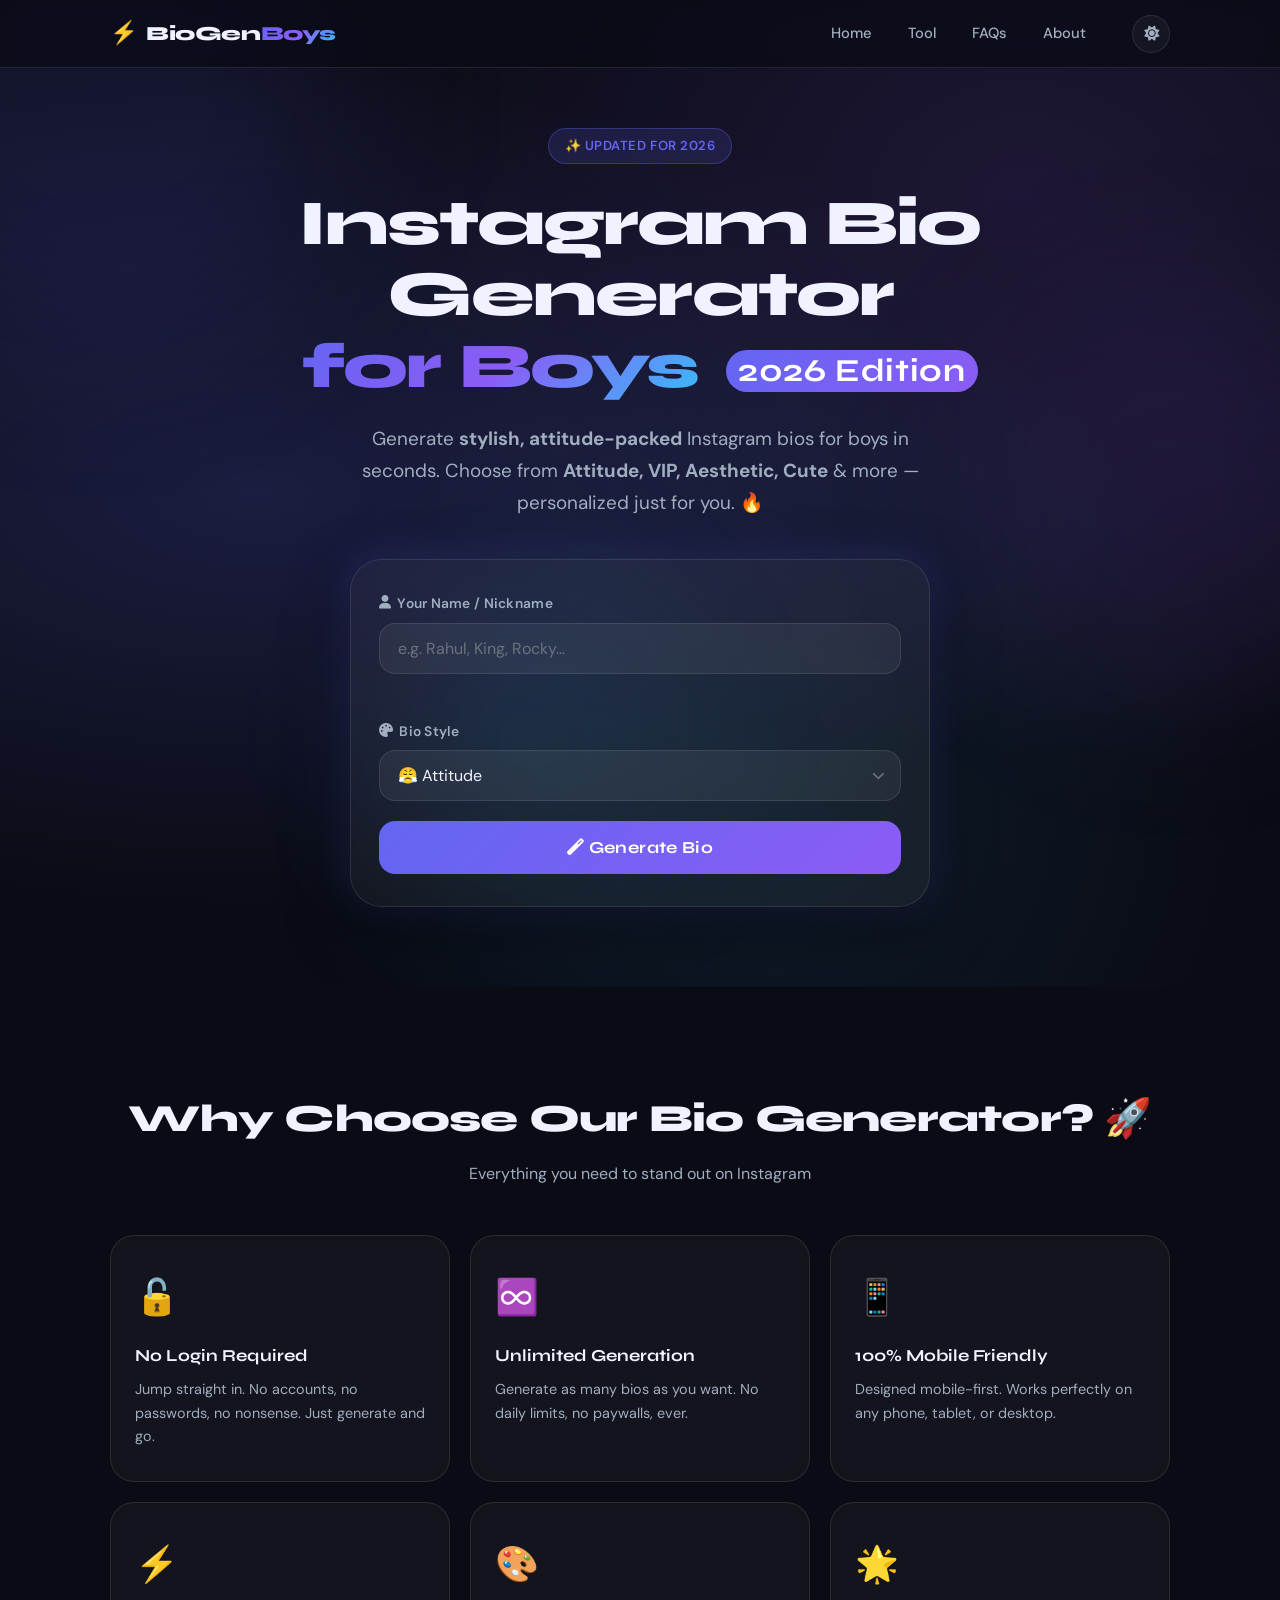
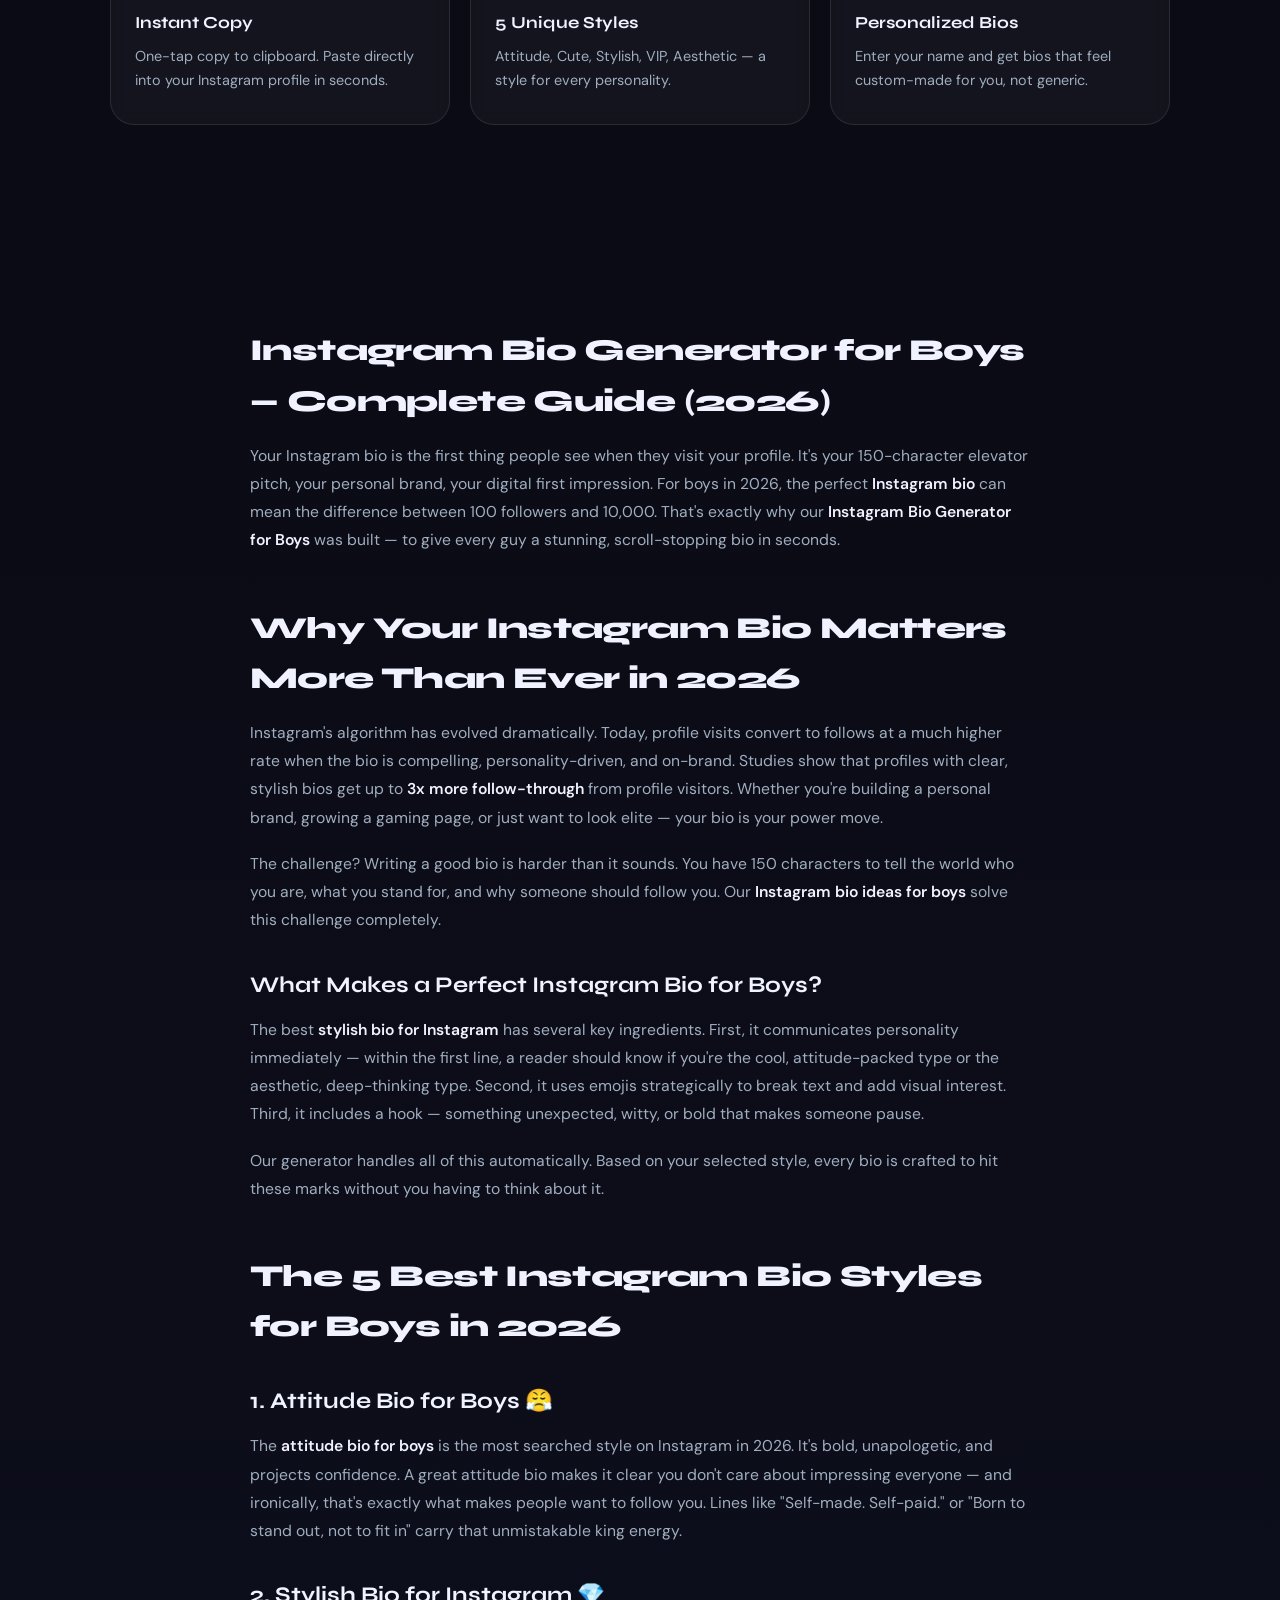
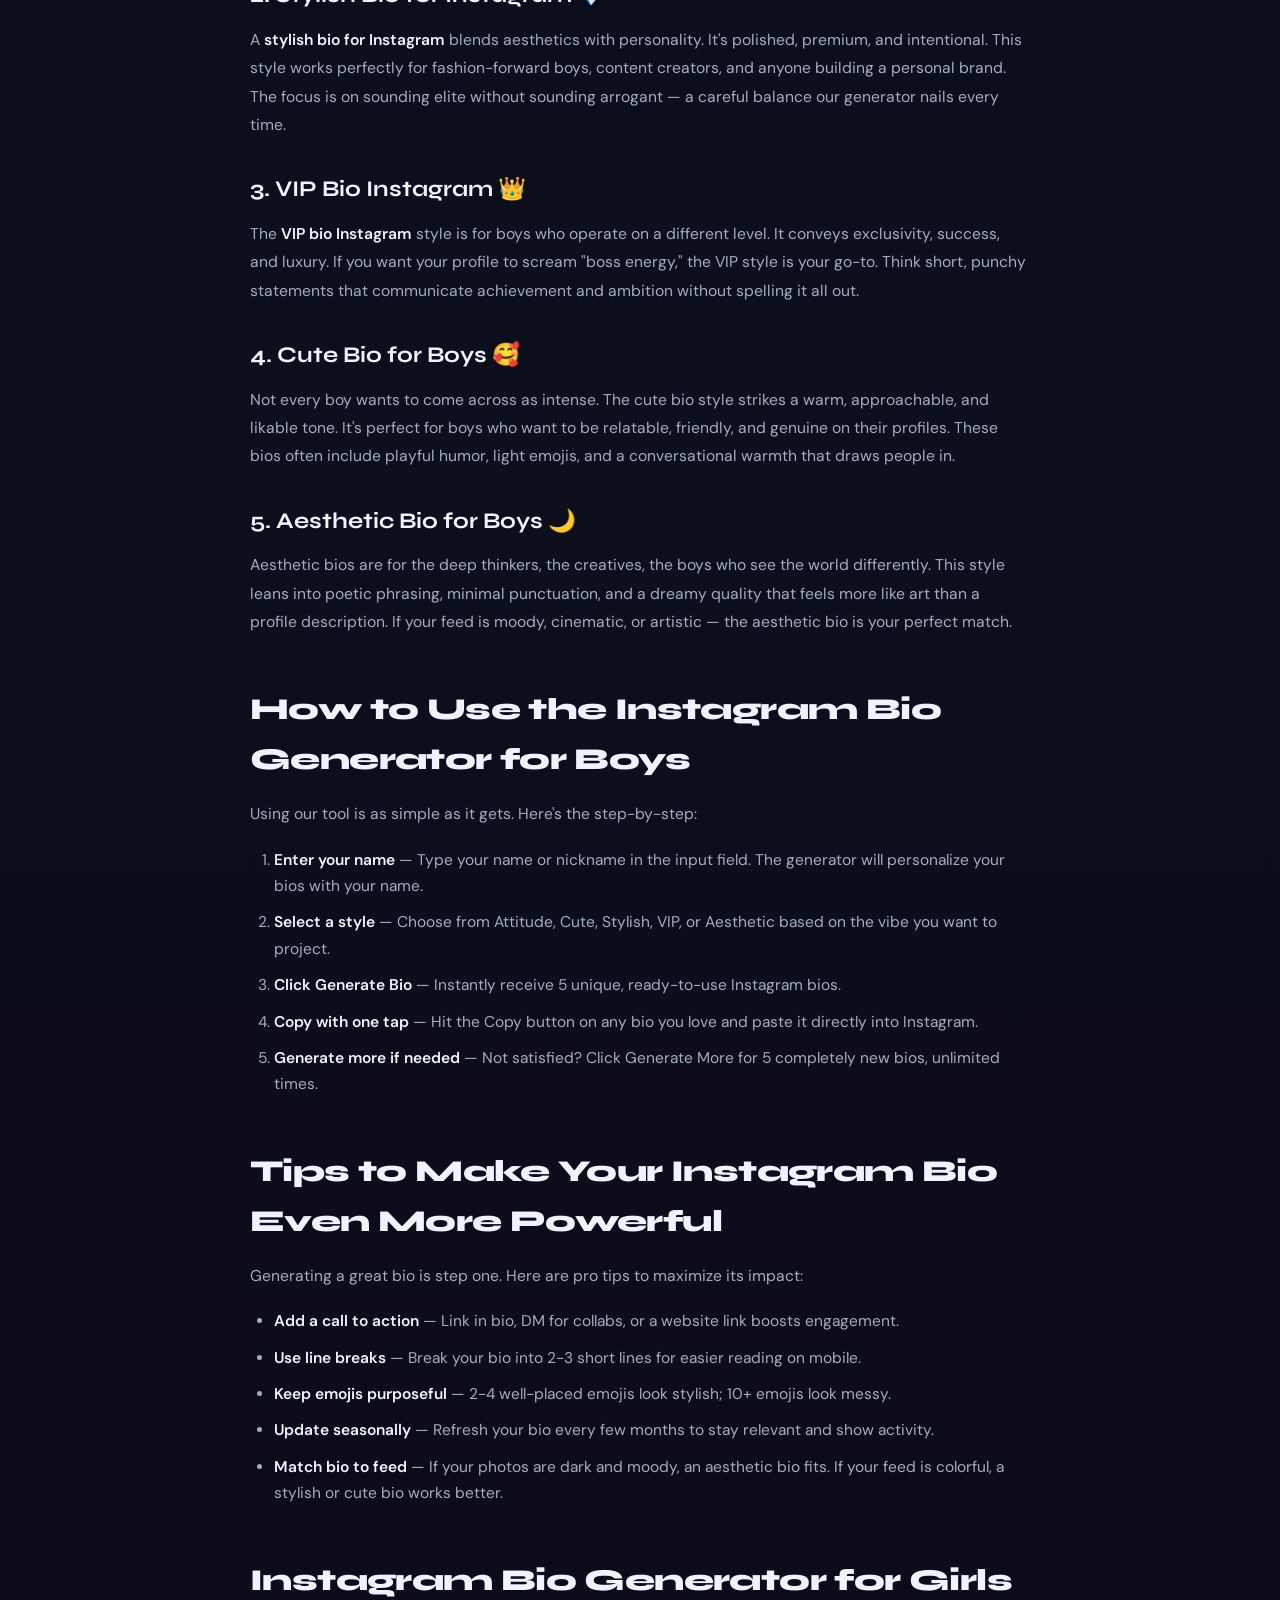
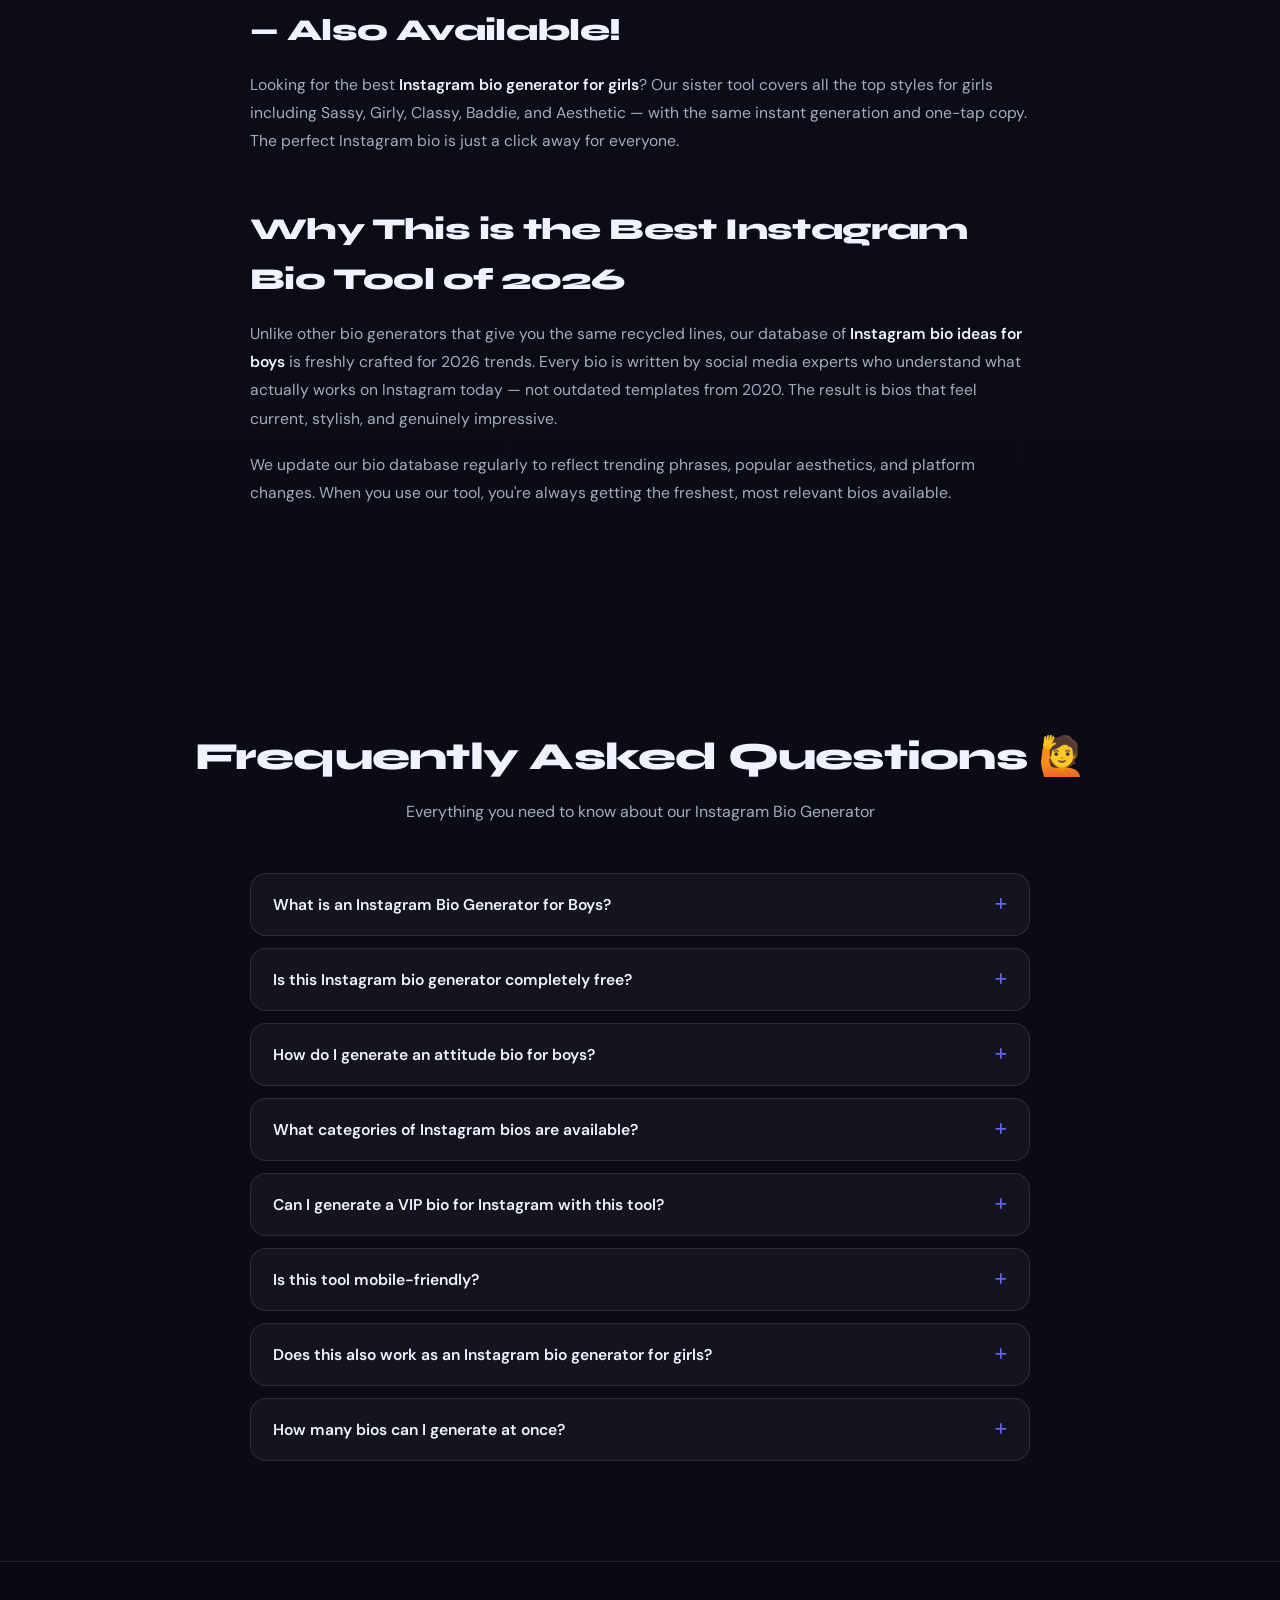
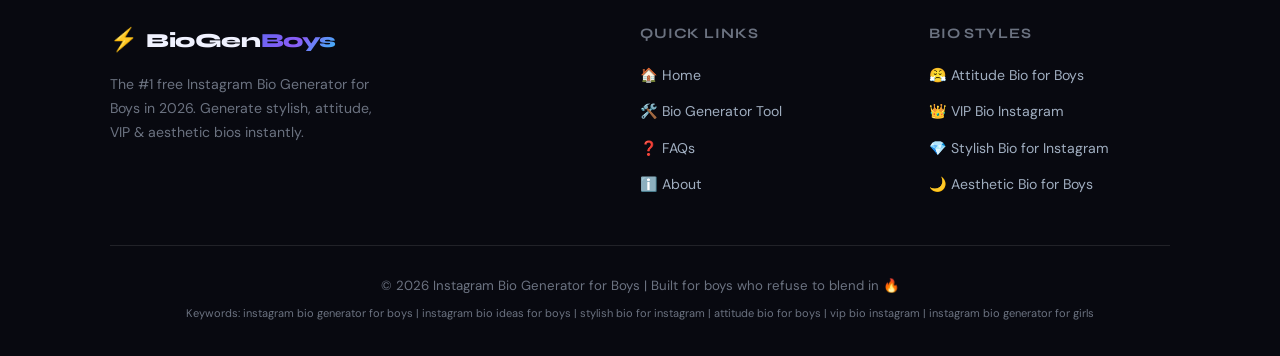
<file: index.html>
<!DOCTYPE html>
<html lang="en">
<head>

<meta name="google-site-verification" content="uby4BjZppF2WAnzngYlcVjcLklDZiQlQoum4ffShnK8" />
  
  <meta charset="UTF-8" />
  <meta name="viewport" content="width=device-width, initial-scale=1.0" />

  <!-- Primary SEO Meta Tags -->
  <title>Instagram Bio Generator for Boys (2026 Edition) 🔥 | Free Stylish Bios</title>
  <meta name="description" content="Generate the most stylish, attitude-packed Instagram bios for boys in 2026. Choose from Attitude, Cute, VIP, Aesthetic & Stylish categories. Free, instant, no login required!" />
  <meta name="keywords" content="Instagram bio generator for boys, Instagram bio ideas for boys, stylish bio for Instagram, attitude bio for boys, VIP bio Instagram, Instagram bio for boys 2026, cool Instagram bios, aesthetic bio for boys, Instagram bio generator for girls" />
  <meta name="author" content="TrustedByRaju" />
  <meta name="robots" content="index, follow" />
  <link rel="canonical" href="https://trustedbyraju.github.io/Instagram-Bio-Generator-for-Boys/" />

  <!-- Open Graph -->
  <meta property="og:type" content="website" />
  <meta property="og:title" content="Instagram Bio Generator for Boys (2026 Edition) 🔥" />
  <meta property="og:description" content="Generate the most stylish, attitude-packed Instagram bios for boys instantly. 100% free, no login required!" />
  <meta property="og:url" content="https://trustedbyraju.github.io/Instagram-Bio-Generator-for-Boys/" />
  <meta property="og:image" content="https://trustedbyraju.github.io/Instagram-Bio-Generator-for-Boys/og-image.png" />
  <meta property="og:site_name" content="Instagram Bio Generator for Boys" />

  <!-- Twitter Card -->
  <meta name="twitter:card" content="summary_large_image" />
  <meta name="twitter:title" content="Instagram Bio Generator for Boys (2026 Edition) 🔥" />
  <meta name="twitter:description" content="Generate stylish attitude bios for Instagram boys instantly. Free & unlimited!" />
  <meta name="twitter:image" content="https://trustedbyraju.github.io/Instagram-Bio-Generator-for-Boys/og-image.png" />

  <!-- Fonts -->
  <link rel="preconnect" href="https://fonts.googleapis.com" />
  <link rel="preconnect" href="https://fonts.gstatic.com" crossorigin />
  <link href="https://fonts.googleapis.com/css2?family=Syne:wght@400;600;700;800&family=DM+Sans:ital,opsz,wght@0,9..40,300;0,9..40,400;0,9..40,500;1,9..40,300&display=swap" rel="stylesheet" />

  <!-- Icons -->
  <link rel="stylesheet" href="https://cdnjs.cloudflare.com/ajax/libs/font-awesome/6.5.0/css/all.min.css" crossorigin="anonymous" />

  <!-- Stylesheet -->
  <link rel="stylesheet" href="style.css" />

  <!-- JSON-LD Schema Markup -->
  <script type="application/ld+json">
  {
    "@context": "https://schema.org",
    "@graph": [
      {
        "@type": "WebSite",
        "@id": "https://trustedbyraju.github.io/Instagram-Bio-Generator-for-Boys/#website",
        "name": "Instagram Bio Generator for Boys",
        "url": "https://trustedbyraju.github.io/Instagram-Bio-Generator-for-Boys/",
        "description": "Free online tool to generate stylish Instagram bios for boys in 2026",
        "potentialAction": {
          "@type": "SearchAction",
          "target": "https://trustedbyraju.github.io/Instagram-Bio-Generator-for-Boys/?q={search_term_string}",
          "query-input": "required name=search_term_string"
        }
      },
      {
        "@type": "SoftwareApplication",
        "@id": "https://trustedbyraju.github.io/Instagram-Bio-Generator-for-Boys/#app",
        "name": "Instagram Bio Generator for Boys (2026 Edition)",
        "url": "https://trustedbyraju.github.io/Instagram-Bio-Generator-for-Boys/",
        "description": "Generate stylish, attitude-packed, VIP and aesthetic Instagram bios for boys instantly. Free, unlimited, no login required.",
        "applicationCategory": "UtilitiesApplication",
        "operatingSystem": "All",
        "offers": {
          "@type": "Offer",
          "price": "0",
          "priceCurrency": "USD"
        },
        "aggregateRating": {
          "@type": "AggregateRating",
          "ratingValue": "4.9",
          "reviewCount": "2847"
        }
      },
      {
        "@type": "Article",
        "@id": "https://trustedbyraju.github.io/Instagram-Bio-Generator-for-Boys/#article",
        "headline": "Best Instagram Bio Ideas for Boys in 2026 — Stylish, Attitude & VIP",
        "description": "Complete guide to writing the perfect Instagram bio for boys in 2026 with attitude, VIP, aesthetic, cute and stylish styles.",
        "author": {
          "@type": "Organization",
          "name": "TrustedByRaju"
        },
        "publisher": {
          "@type": "Organization",
          "name": "TrustedByRaju"
        },
        "datePublished": "2026-01-01",
        "dateModified": "2026-04-18"
      },
      {
        "@type": "FAQPage",
        "@id": "https://trustedbyraju.github.io/Instagram-Bio-Generator-for-Boys/#faq",
        "mainEntity": [
          {
            "@type": "Question",
            "name": "What is an Instagram Bio Generator for Boys?",
            "acceptedAnswer": {
              "@type": "Answer",
              "text": "It's a free online tool that generates ready-to-use stylish Instagram bios for boys in categories like Attitude, VIP, Aesthetic, Cute, and Stylish — personalized with your name."
            }
          },
          {
            "@type": "Question",
            "name": "Is this Instagram bio generator free to use?",
            "acceptedAnswer": {
              "@type": "Answer",
              "text": "Yes! Our Instagram Bio Generator for Boys is 100% free with no login, no registration, and unlimited generations."
            }
          },
          {
            "@type": "Question",
            "name": "How do I use the bio generator?",
            "acceptedAnswer": {
              "@type": "Answer",
              "text": "Enter your name or nickname, select a bio style (Attitude, Cute, Stylish, VIP, or Aesthetic), then click Generate Bio. Instantly get 5 unique bios you can copy with one click."
            }
          },
          {
            "@type": "Question",
            "name": "Can I use these bios on Instagram right away?",
            "acceptedAnswer": {
              "@type": "Answer",
              "text": "Absolutely. All generated bios are ready to paste directly into your Instagram profile. Each bio is crafted for maximum impact."
            }
          },
          {
            "@type": "Question",
            "name": "What categories of Instagram bios are available?",
            "acceptedAnswer": {
              "@type": "Answer",
              "text": "We offer 5 categories: Attitude Bio, Cute Bio, Stylish Bio, VIP Bio, and Aesthetic Bio — covering every personality type for boys."
            }
          },
          {
            "@type": "Question",
            "name": "Does this generator work for attitude bio for boys?",
            "acceptedAnswer": {
              "@type": "Answer",
              "text": "Yes! The Attitude category is one of our most popular. It generates fierce, bold bios with attitude-packed lines that stand out on Instagram."
            }
          },
          {
            "@type": "Question",
            "name": "Can I generate a VIP bio for Instagram?",
            "acceptedAnswer": {
              "@type": "Answer",
              "text": "Yes. Our VIP Bio category generates premium, luxury-feel Instagram bios that make your profile look exclusive and high-class."
            }
          },
          {
            "@type": "Question",
            "name": "Is this tool mobile-friendly?",
            "acceptedAnswer": {
              "@type": "Answer",
              "text": "100% Yes. Our Instagram Bio Generator is fully optimized for mobile devices. You can generate, copy, and paste bios directly from your phone in seconds."
            }
          }
        ]
      }
    ]
  }
  </script>
</head>
<body data-theme="dark">

  <!-- ===================== NAVBAR ===================== -->
  <nav class="navbar" id="navbar" role="navigation" aria-label="Main navigation">
    <div class="nav-container">
      <a href="#" class="nav-logo" aria-label="Instagram Bio Generator Home">
        <span class="logo-icon">⚡</span>
        <span class="logo-text">BioGen<span class="logo-accent">Boys</span></span>
      </a>
      <button class="nav-toggle" id="navToggle" aria-label="Toggle navigation" aria-expanded="false">
        <span></span><span></span><span></span>
      </button>
      <ul class="nav-menu" id="navMenu" role="list">
        <li><a href="#home" class="nav-link">Home</a></li>
        <li><a href="#tool" class="nav-link">Tool</a></li>
        <li><a href="#faq" class="nav-link">FAQs</a></li>
        <li><a href="#about" class="nav-link">About</a></li>
      </ul>
      <button class="theme-toggle" id="themeToggle" aria-label="Toggle dark/light mode">
        <i class="fas fa-sun" id="themeIcon"></i>
      </button>
    </div>
  </nav>

  <!-- ===================== HERO ===================== -->
  <section class="hero" id="home" aria-labelledby="hero-heading">
    <div class="hero-bg-orbs" aria-hidden="true">
      <div class="orb orb-1"></div>
      <div class="orb orb-2"></div>
      <div class="orb orb-3"></div>
    </div>
    <div class="container hero-content">
      <div class="hero-badge fade-in">
        <span>✨ Updated for 2026</span>
      </div>
      <h1 class="hero-title fade-in" id="hero-heading">
        Instagram Bio Generator<br />
        <span class="gradient-text">for Boys</span>
        <span class="edition-tag">2026 Edition</span>
      </h1>
      <p class="hero-subtitle fade-in">
        Generate <strong>stylish, attitude-packed</strong> Instagram bios for boys in seconds.
        Choose from <strong>Attitude, VIP, Aesthetic, Cute</strong> &amp; more — personalized just for you. 🔥
      </p>

      <!-- TOOL INPUT -->
      <div class="tool-card fade-in" id="tool" aria-label="Bio generator tool">
        <div class="tool-inner">
          <div class="input-group">
            <label for="userName" class="input-label">
              <i class="fas fa-user" aria-hidden="true"></i> Your Name / Nickname
            </label>
            <input
              type="text"
              id="userName"
              class="tool-input"
              placeholder="e.g. Rahul, King, Rocky..."
              maxlength="30"
              autocomplete="off"
              aria-required="true"
            />
            <span class="input-error" id="inputError" role="alert" aria-live="polite"></span>
          </div>
          <div class="input-group">
            <label for="bioStyle" class="input-label">
              <i class="fas fa-palette" aria-hidden="true"></i> Bio Style
            </label>
            <div class="select-wrapper">
              <select id="bioStyle" class="tool-select" aria-label="Select bio style">
                <option value="attitude">😤 Attitude</option>
                <option value="cute">🥰 Cute</option>
                <option value="stylish">💎 Stylish</option>
                <option value="vip">👑 VIP</option>
                <option value="aesthetic">🌙 Aesthetic</option>
              </select>
              <i class="fas fa-chevron-down select-arrow" aria-hidden="true"></i>
            </div>
          </div>
          <button class="btn-generate" id="generateBtn" aria-label="Generate Instagram bios">
            <span class="btn-text">
              <i class="fas fa-magic" aria-hidden="true"></i>
              Generate Bio
            </span>
            <span class="btn-loader" aria-hidden="true">
              <i class="fas fa-spinner fa-spin"></i> Generating...
            </span>
          </button>
        </div>
      </div>
    </div>
  </section>

  <!-- ===================== RESULTS ===================== -->
  <section class="results-section" id="results" aria-live="polite" aria-label="Generated bios" style="display:none;">
    <div class="container">
      <div class="results-header">
        <h2 class="section-title">✨ Your Generated Bios</h2>
        <p class="results-subtitle" id="resultsSubtitle"></p>
      </div>
      <div class="bio-grid" id="bioGrid" role="list">
        <!-- Bios injected by JS -->
      </div>
      <button class="btn-regenerate" id="regenerateBtn" aria-label="Generate more bios">
        <i class="fas fa-redo" aria-hidden="true"></i> Generate More
      </button>
    </div>
  </section>

  <!-- ===================== FEATURES ===================== -->
  <section class="features-section fade-in" aria-labelledby="features-heading">
    <div class="container">
      <h2 class="section-title" id="features-heading">Why Choose Our Bio Generator? 🚀</h2>
      <p class="section-sub">Everything you need to stand out on Instagram</p>
      <div class="features-grid">
        <div class="feature-card">
          <div class="feature-icon">🔓</div>
          <h3>No Login Required</h3>
          <p>Jump straight in. No accounts, no passwords, no nonsense. Just generate and go.</p>
        </div>
        <div class="feature-card">
          <div class="feature-icon">♾️</div>
          <h3>Unlimited Generation</h3>
          <p>Generate as many bios as you want. No daily limits, no paywalls, ever.</p>
        </div>
        <div class="feature-card">
          <div class="feature-icon">📱</div>
          <h3>100% Mobile Friendly</h3>
          <p>Designed mobile-first. Works perfectly on any phone, tablet, or desktop.</p>
        </div>
        <div class="feature-card">
          <div class="feature-icon">⚡</div>
          <h3>Instant Copy</h3>
          <p>One-tap copy to clipboard. Paste directly into your Instagram profile in seconds.</p>
        </div>
        <div class="feature-card">
          <div class="feature-icon">🎨</div>
          <h3>5 Unique Styles</h3>
          <p>Attitude, Cute, Stylish, VIP, Aesthetic — a style for every personality.</p>
        </div>
        <div class="feature-card">
          <div class="feature-icon">🌟</div>
          <h3>Personalized Bios</h3>
          <p>Enter your name and get bios that feel custom-made for you, not generic.</p>
        </div>
      </div>
    </div>
  </section>

  <!-- ===================== SEO CONTENT ===================== -->
  <section class="seo-section fade-in" id="about" aria-labelledby="seo-heading">
    <div class="container seo-content">

      <h2 id="seo-heading">Instagram Bio Generator for Boys — Complete Guide (2026)</h2>
      <p>
        Your Instagram bio is the first thing people see when they visit your profile. It's your 150-character elevator pitch, your personal brand, your digital first impression. For boys in 2026, the perfect <strong>Instagram bio</strong> can mean the difference between 100 followers and 10,000. That's exactly why our <strong>Instagram Bio Generator for Boys</strong> was built — to give every guy a stunning, scroll-stopping bio in seconds.
      </p>

      <h2>Why Your Instagram Bio Matters More Than Ever in 2026</h2>
      <p>
        Instagram's algorithm has evolved dramatically. Today, profile visits convert to follows at a much higher rate when the bio is compelling, personality-driven, and on-brand. Studies show that profiles with clear, stylish bios get up to <strong>3x more follow-through</strong> from profile visitors. Whether you're building a personal brand, growing a gaming page, or just want to look elite — your bio is your power move.
      </p>
      <p>
        The challenge? Writing a good bio is harder than it sounds. You have 150 characters to tell the world who you are, what you stand for, and why someone should follow you. Our <strong>Instagram bio ideas for boys</strong> solve this challenge completely.
      </p>

      <h3>What Makes a Perfect Instagram Bio for Boys?</h3>
      <p>
        The best <strong>stylish bio for Instagram</strong> has several key ingredients. First, it communicates personality immediately — within the first line, a reader should know if you're the cool, attitude-packed type or the aesthetic, deep-thinking type. Second, it uses emojis strategically to break text and add visual interest. Third, it includes a hook — something unexpected, witty, or bold that makes someone pause.
      </p>
      <p>
        Our generator handles all of this automatically. Based on your selected style, every bio is crafted to hit these marks without you having to think about it.
      </p>

      <h2>The 5 Best Instagram Bio Styles for Boys in 2026</h2>

      <h3>1. Attitude Bio for Boys 😤</h3>
      <p>
        The <strong>attitude bio for boys</strong> is the most searched style on Instagram in 2026. It's bold, unapologetic, and projects confidence. A great attitude bio makes it clear you don't care about impressing everyone — and ironically, that's exactly what makes people want to follow you. Lines like "Self-made. Self-paid." or "Born to stand out, not to fit in" carry that unmistakable king energy.
      </p>

      <h3>2. Stylish Bio for Instagram 💎</h3>
      <p>
        A <strong>stylish bio for Instagram</strong> blends aesthetics with personality. It's polished, premium, and intentional. This style works perfectly for fashion-forward boys, content creators, and anyone building a personal brand. The focus is on sounding elite without sounding arrogant — a careful balance our generator nails every time.
      </p>

      <h3>3. VIP Bio Instagram 👑</h3>
      <p>
        The <strong>VIP bio Instagram</strong> style is for boys who operate on a different level. It conveys exclusivity, success, and luxury. If you want your profile to scream "boss energy," the VIP style is your go-to. Think short, punchy statements that communicate achievement and ambition without spelling it all out.
      </p>

      <h3>4. Cute Bio for Boys 🥰</h3>
      <p>
        Not every boy wants to come across as intense. The cute bio style strikes a warm, approachable, and likable tone. It's perfect for boys who want to be relatable, friendly, and genuine on their profiles. These bios often include playful humor, light emojis, and a conversational warmth that draws people in.
      </p>

      <h3>5. Aesthetic Bio for Boys 🌙</h3>
      <p>
        Aesthetic bios are for the deep thinkers, the creatives, the boys who see the world differently. This style leans into poetic phrasing, minimal punctuation, and a dreamy quality that feels more like art than a profile description. If your feed is moody, cinematic, or artistic — the aesthetic bio is your perfect match.
      </p>

      <h2>How to Use the Instagram Bio Generator for Boys</h2>
      <p>
        Using our tool is as simple as it gets. Here's the step-by-step:
      </p>
      <ol>
        <li><strong>Enter your name</strong> — Type your name or nickname in the input field. The generator will personalize your bios with your name.</li>
        <li><strong>Select a style</strong> — Choose from Attitude, Cute, Stylish, VIP, or Aesthetic based on the vibe you want to project.</li>
        <li><strong>Click Generate Bio</strong> — Instantly receive 5 unique, ready-to-use Instagram bios.</li>
        <li><strong>Copy with one tap</strong> — Hit the Copy button on any bio you love and paste it directly into Instagram.</li>
        <li><strong>Generate more if needed</strong> — Not satisfied? Click Generate More for 5 completely new bios, unlimited times.</li>
      </ol>

      <h2>Tips to Make Your Instagram Bio Even More Powerful</h2>
      <p>
        Generating a great bio is step one. Here are pro tips to maximize its impact:
      </p>
      <ul>
        <li><strong>Add a call to action</strong> — Link in bio, DM for collabs, or a website link boosts engagement.</li>
        <li><strong>Use line breaks</strong> — Break your bio into 2-3 short lines for easier reading on mobile.</li>
        <li><strong>Keep emojis purposeful</strong> — 2-4 well-placed emojis look stylish; 10+ emojis look messy.</li>
        <li><strong>Update seasonally</strong> — Refresh your bio every few months to stay relevant and show activity.</li>
        <li><strong>Match bio to feed</strong> — If your photos are dark and moody, an aesthetic bio fits. If your feed is colorful, a stylish or cute bio works better.</li>
      </ul>

      <h2>Instagram Bio Generator for Girls — Also Available!</h2>
      <p>
        Looking for the best <strong>Instagram bio generator for girls</strong>? Our sister tool covers all the top styles for girls including Sassy, Girly, Classy, Baddie, and Aesthetic — with the same instant generation and one-tap copy. The perfect Instagram bio is just a click away for everyone.
      </p>

      <h2>Why This is the Best Instagram Bio Tool of 2026</h2>
      <p>
        Unlike other bio generators that give you the same recycled lines, our database of <strong>Instagram bio ideas for boys</strong> is freshly crafted for 2026 trends. Every bio is written by social media experts who understand what actually works on Instagram today — not outdated templates from 2020. The result is bios that feel current, stylish, and genuinely impressive.
      </p>
      <p>
        We update our bio database regularly to reflect trending phrases, popular aesthetics, and platform changes. When you use our tool, you're always getting the freshest, most relevant bios available.
      </p>

    </div>
  </section>

  <!-- ===================== FAQ ===================== -->
  <section class="faq-section fade-in" id="faq" aria-labelledby="faq-heading">
    <div class="container">
      <h2 class="section-title" id="faq-heading">Frequently Asked Questions 🙋</h2>
      <p class="section-sub">Everything you need to know about our Instagram Bio Generator</p>
      <div class="faq-list" role="list">

        <div class="faq-item" role="listitem">
          <button class="faq-question" aria-expanded="false" aria-controls="faq-ans-1">
            <span>What is an Instagram Bio Generator for Boys?</span>
            <i class="fas fa-plus faq-icon" aria-hidden="true"></i>
          </button>
          <div class="faq-answer" id="faq-ans-1" role="region">
            <p>It's a free online tool that generates ready-to-use <strong>stylish Instagram bios for boys</strong> in categories like Attitude, VIP, Aesthetic, Cute, and Stylish — personalized with your name. No writing skills needed!</p>
          </div>
        </div>

        <div class="faq-item" role="listitem">
          <button class="faq-question" aria-expanded="false" aria-controls="faq-ans-2">
            <span>Is this Instagram bio generator completely free?</span>
            <i class="fas fa-plus faq-icon" aria-hidden="true"></i>
          </button>
          <div class="faq-answer" id="faq-ans-2" role="region">
            <p>Yes! 100% free. No login, no registration, no hidden fees, no premium tiers. Generate unlimited Instagram bios forever — on us.</p>
          </div>
        </div>

        <div class="faq-item" role="listitem">
          <button class="faq-question" aria-expanded="false" aria-controls="faq-ans-3">
            <span>How do I generate an attitude bio for boys?</span>
            <i class="fas fa-plus faq-icon" aria-hidden="true"></i>
          </button>
          <div class="faq-answer" id="faq-ans-3" role="region">
            <p>Enter your name, select <strong>"Attitude"</strong> from the style dropdown, and click Generate Bio. You'll instantly get 5 bold, attitude-packed bios personalized with your name. Copy your favorite in one click.</p>
          </div>
        </div>

        <div class="faq-item" role="listitem">
          <button class="faq-question" aria-expanded="false" aria-controls="faq-ans-4">
            <span>What categories of Instagram bios are available?</span>
            <i class="fas fa-plus faq-icon" aria-hidden="true"></i>
          </button>
          <div class="faq-answer" id="faq-ans-4" role="region">
            <p>We offer 5 style categories: <strong>Attitude, Cute, Stylish, VIP,</strong> and <strong>Aesthetic</strong>. Each category has 20+ unique bios, randomly shuffled every time you generate, so you never get the same result twice.</p>
          </div>
        </div>

        <div class="faq-item" role="listitem">
          <button class="faq-question" aria-expanded="false" aria-controls="faq-ans-5">
            <span>Can I generate a VIP bio for Instagram with this tool?</span>
            <i class="fas fa-plus faq-icon" aria-hidden="true"></i>
          </button>
          <div class="faq-answer" id="faq-ans-5" role="region">
            <p>Absolutely. The <strong>VIP Bio</strong> category generates premium, luxury-feel Instagram bios that make your profile look exclusive and high-class. Perfect for boys who want that elite, boss-level energy.</p>
          </div>
        </div>

        <div class="faq-item" role="listitem">
          <button class="faq-question" aria-expanded="false" aria-controls="faq-ans-6">
            <span>Is this tool mobile-friendly?</span>
            <i class="fas fa-plus faq-icon" aria-hidden="true"></i>
          </button>
          <div class="faq-answer" id="faq-ans-6" role="region">
            <p>Yes, 100%. Our <strong>Instagram Bio Generator</strong> is built mobile-first. It works flawlessly on all screen sizes — iPhone, Android, tablets, and desktops. Generate and copy bios directly from your phone.</p>
          </div>
        </div>

        <div class="faq-item" role="listitem">
          <button class="faq-question" aria-expanded="false" aria-controls="faq-ans-7">
            <span>Does this also work as an Instagram bio generator for girls?</span>
            <i class="fas fa-plus faq-icon" aria-hidden="true"></i>
          </button>
          <div class="faq-answer" id="faq-ans-7" role="region">
            <p>While this tool is specifically designed with <strong>Instagram bio ideas for boys</strong>, many of the Cute and Aesthetic styles work wonderfully for girls too. We're also building a dedicated <strong>Instagram bio generator for girls</strong> — coming soon!</p>
          </div>
        </div>

        <div class="faq-item" role="listitem">
          <button class="faq-question" aria-expanded="false" aria-controls="faq-ans-8">
            <span>How many bios can I generate at once?</span>
            <i class="fas fa-plus faq-icon" aria-hidden="true"></i>
          </button>
          <div class="faq-answer" id="faq-ans-8" role="region">
            <p>Each generation gives you <strong>5 unique bios</strong>. Click "Generate More" as many times as you want to get fresh results. There are no limits — generate hundreds of bios if you need to find your perfect match.</p>
          </div>
        </div>

      </div>
    </div>
  </section>

  <!-- ===================== FOOTER ===================== -->
  <footer class="footer" role="contentinfo">
    <div class="container">
      <div class="footer-top">
        <div class="footer-brand">
          <a href="#" class="nav-logo" aria-label="Home">
            <span class="logo-icon">⚡</span>
            <span class="logo-text">BioGen<span class="logo-accent">Boys</span></span>
          </a>
          <p>The #1 free Instagram Bio Generator for Boys in 2026. Generate stylish, attitude, VIP &amp; aesthetic bios instantly.</p>
        </div>
        <div class="footer-links">
          <h3>Quick Links</h3>
          <ul role="list">
            <li><a href="#home">🏠 Home</a></li>
            <li><a href="#tool">🛠️ Bio Generator Tool</a></li>
            <li><a href="#faq">❓ FAQs</a></li>
            <li><a href="#about">ℹ️ About</a></li>
          </ul>
        </div>
        <div class="footer-links">
          <h3>Bio Styles</h3>
          <ul role="list">
            <li><a href="#tool">😤 Attitude Bio for Boys</a></li>
            <li><a href="#tool">👑 VIP Bio Instagram</a></li>
            <li><a href="#tool">💎 Stylish Bio for Instagram</a></li>
            <li><a href="#tool">🌙 Aesthetic Bio for Boys</a></li>
          </ul>
        </div>
      </div>
      <div class="footer-bottom">
        <p>
          © 2026 Instagram Bio Generator for Boys | Built for boys who refuse to blend in 🔥<br />
          <small>Keywords: <a href="#tool">instagram bio generator for boys</a> | <a href="#tool">instagram bio ideas for boys</a> | <a href="#tool">stylish bio for instagram</a> | <a href="#tool">attitude bio for boys</a> | <a href="#tool">vip bio instagram</a> | instagram bio generator for girls</small>
        </p>
      </div>
    </div>
  </footer>

  <!-- ===================== TOAST ===================== -->
  <div class="toast" id="toast" role="status" aria-live="polite" aria-atomic="true">
    <i class="fas fa-check-circle" aria-hidden="true"></i>
    <span>Bio copied to clipboard!</span>
  </div>

  <script src="script.js"></script>
</body>
</html>
</file>
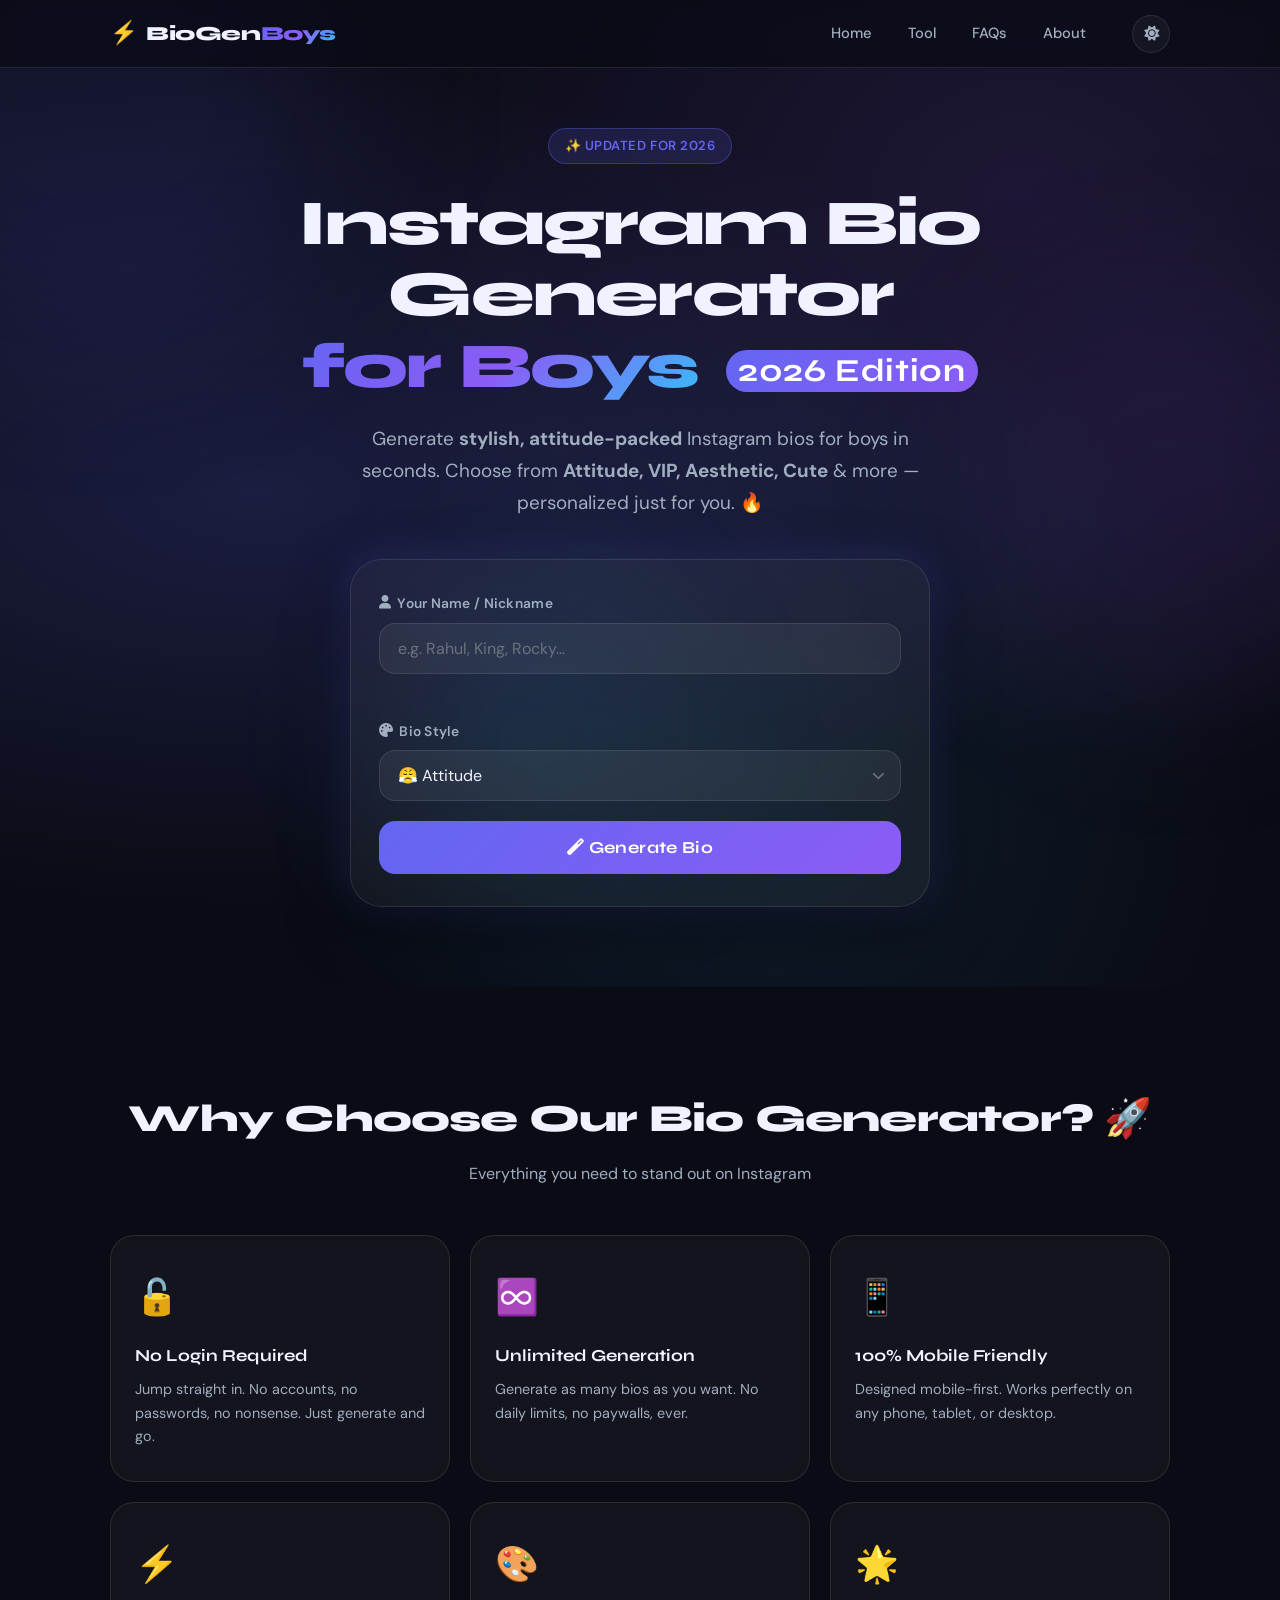
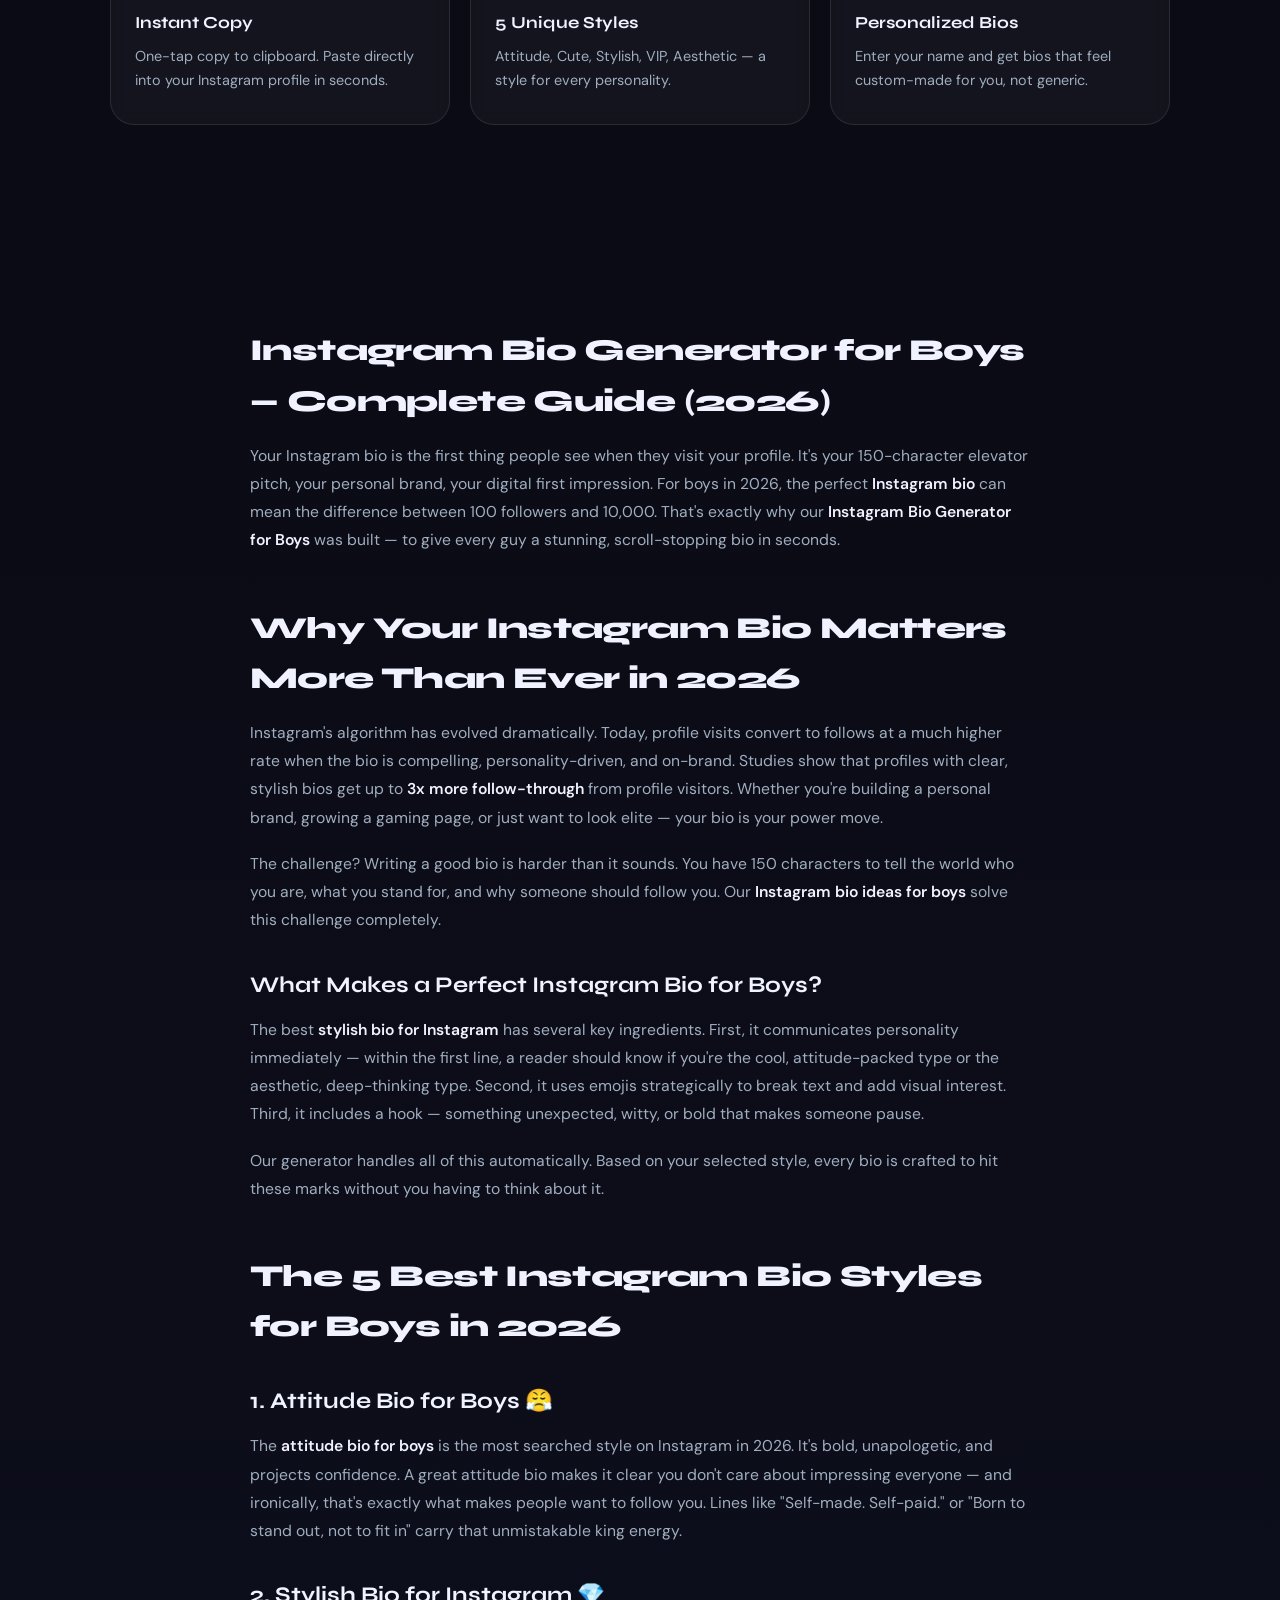
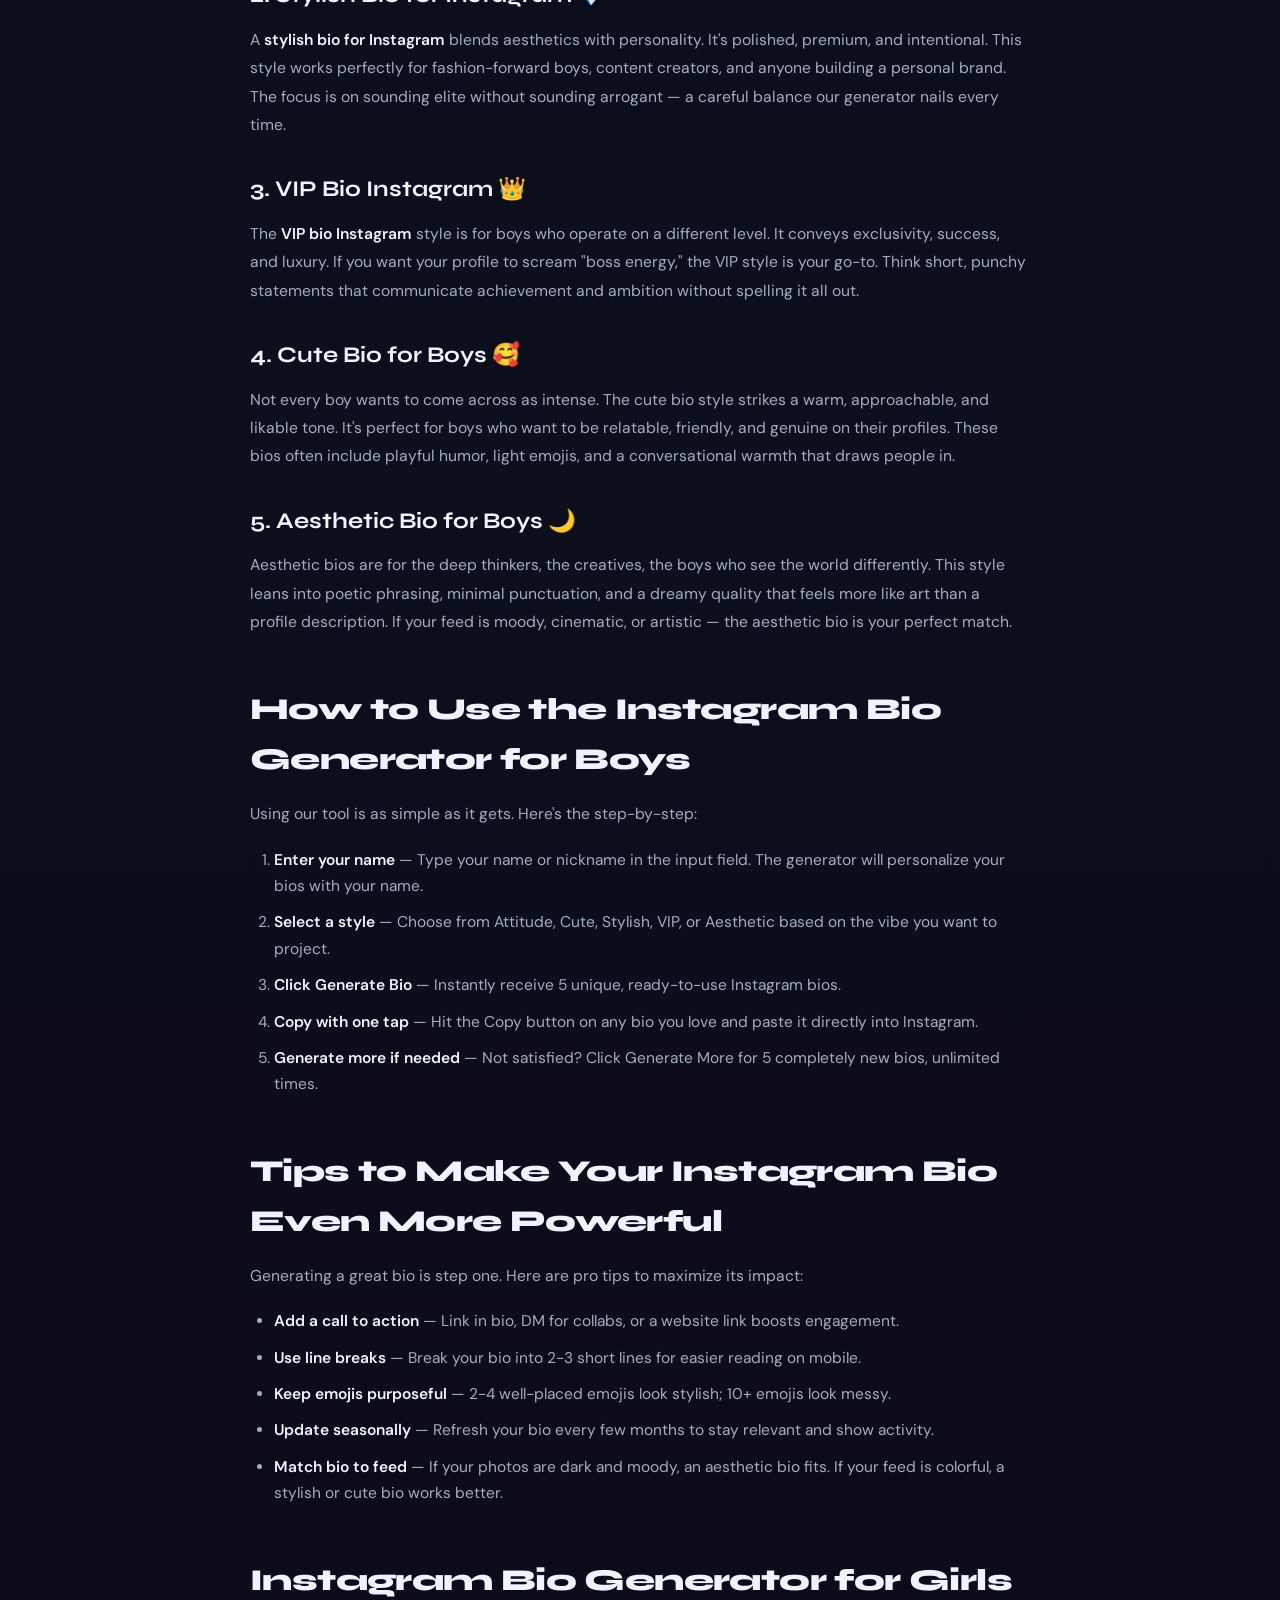
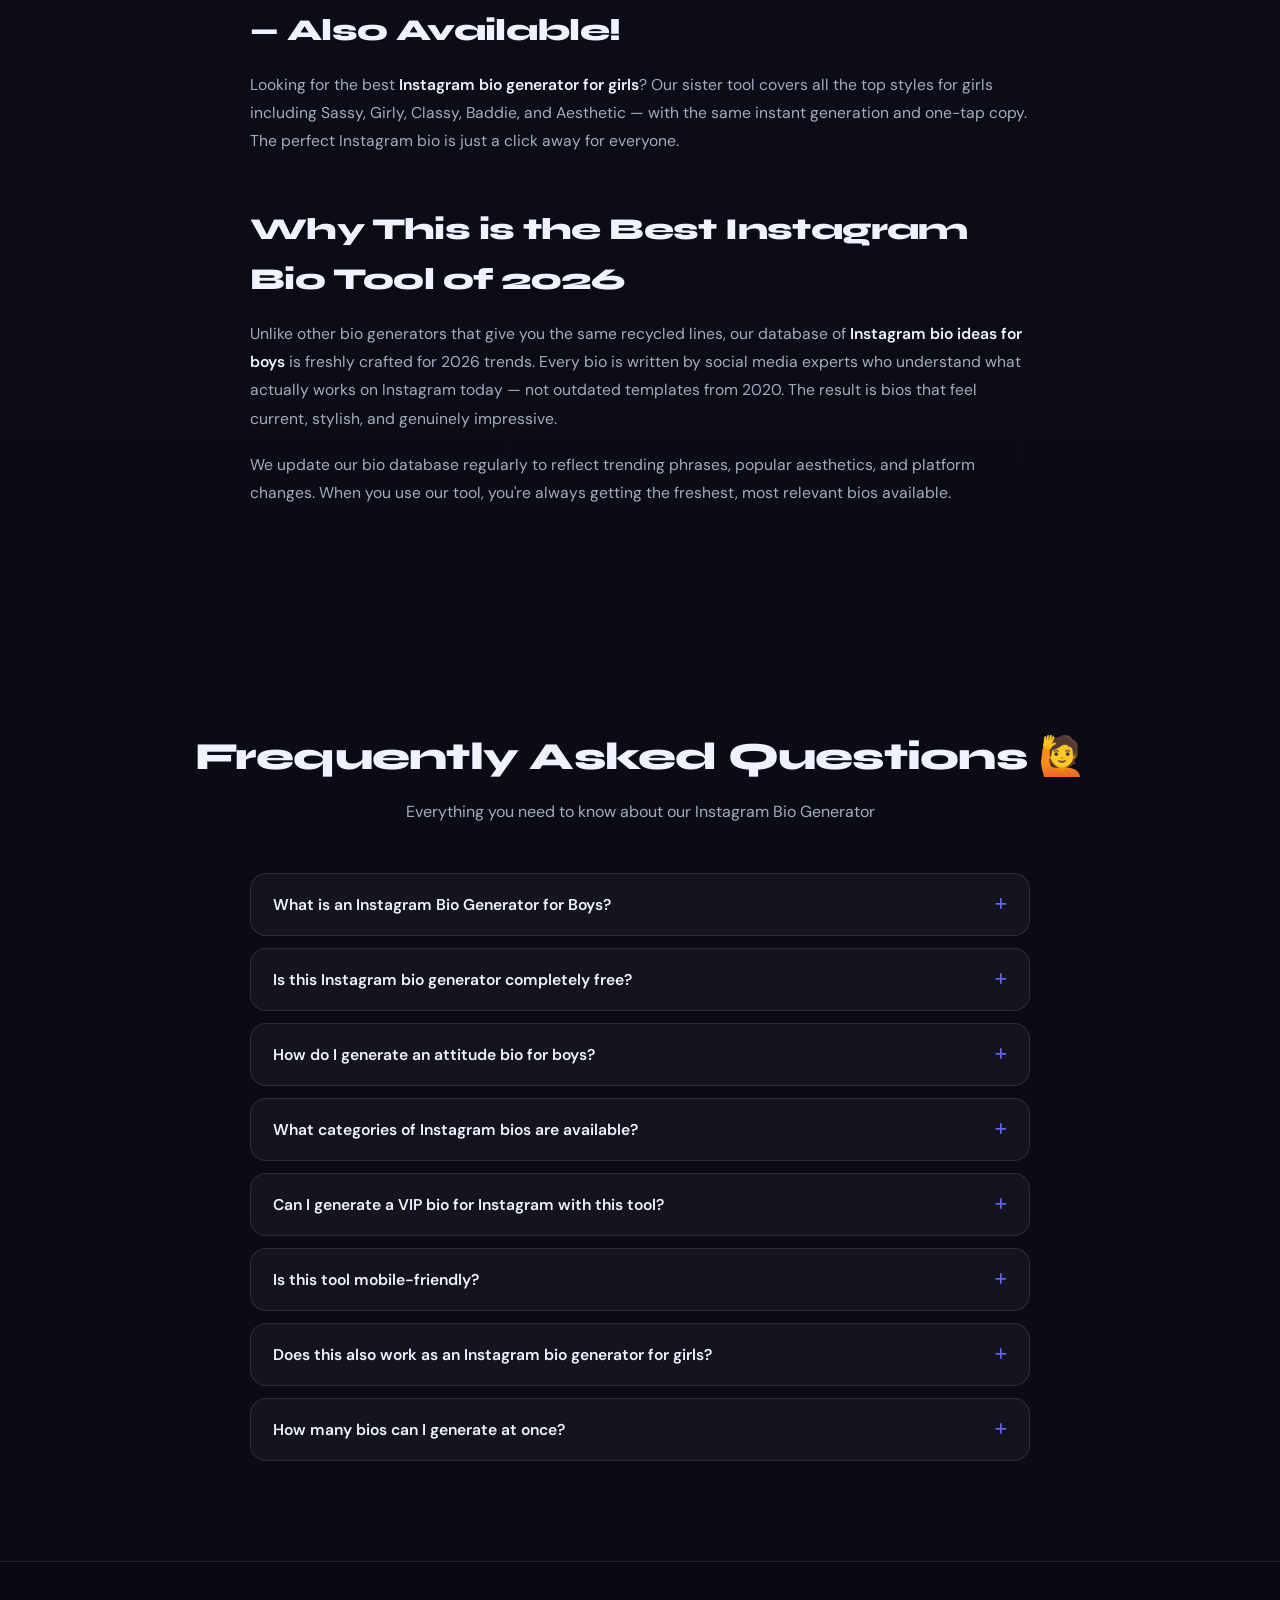
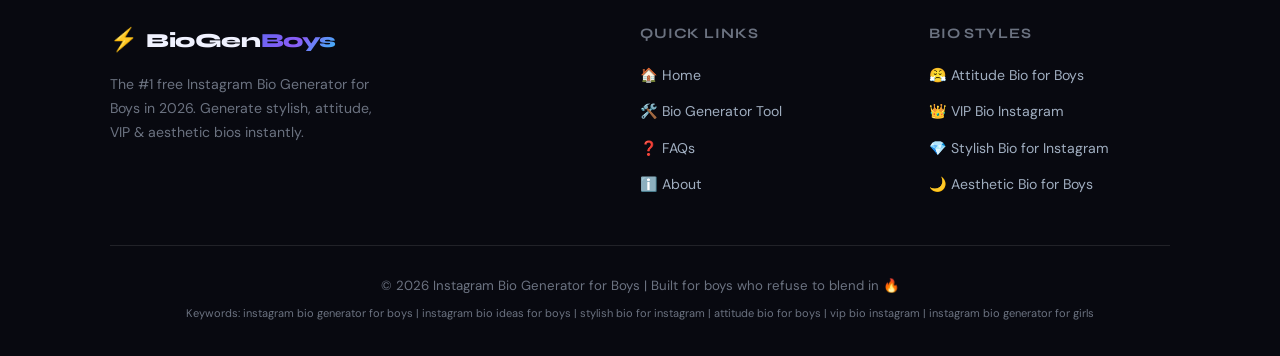
<file: index (10).html>
<!DOCTYPE html>
<html lang="en">
<head>
  <meta charset="UTF-8" />
  <meta name="viewport" content="width=device-width, initial-scale=1.0" />

  <!-- Primary SEO Meta Tags -->
  <title>Instagram Bio Generator for Boys (2026 Edition) 🔥 | Free Stylish Bios</title>
  <meta name="description" content="Generate the most stylish, attitude-packed Instagram bios for boys in 2026. Choose from Attitude, Cute, VIP, Aesthetic & Stylish categories. Free, instant, no login required!" />
  <meta name="keywords" content="Instagram bio generator for boys, Instagram bio ideas for boys, stylish bio for Instagram, attitude bio for boys, VIP bio Instagram, Instagram bio for boys 2026, cool Instagram bios, aesthetic bio for boys, Instagram bio generator for girls" />
  <meta name="author" content="TrustedByRaju" />
  <meta name="robots" content="index, follow" />
  <link rel="canonical" href="https://trustedbyraju.github.io/Instagram-Bio-Generator-for-Boys/" />

  <!-- Open Graph -->
  <meta property="og:type" content="website" />
  <meta property="og:title" content="Instagram Bio Generator for Boys (2026 Edition) 🔥" />
  <meta property="og:description" content="Generate the most stylish, attitude-packed Instagram bios for boys instantly. 100% free, no login required!" />
  <meta property="og:url" content="https://trustedbyraju.github.io/Instagram-Bio-Generator-for-Boys/" />
  <meta property="og:image" content="https://trustedbyraju.github.io/Instagram-Bio-Generator-for-Boys/og-image.png" />
  <meta property="og:site_name" content="Instagram Bio Generator for Boys" />

  <!-- Twitter Card -->
  <meta name="twitter:card" content="summary_large_image" />
  <meta name="twitter:title" content="Instagram Bio Generator for Boys (2026 Edition) 🔥" />
  <meta name="twitter:description" content="Generate stylish attitude bios for Instagram boys instantly. Free & unlimited!" />
  <meta name="twitter:image" content="https://trustedbyraju.github.io/Instagram-Bio-Generator-for-Boys/og-image.png" />

  <!-- Fonts -->
  <link rel="preconnect" href="https://fonts.googleapis.com" />
  <link rel="preconnect" href="https://fonts.gstatic.com" crossorigin />
  <link href="https://fonts.googleapis.com/css2?family=Syne:wght@400;600;700;800&family=DM+Sans:ital,opsz,wght@0,9..40,300;0,9..40,400;0,9..40,500;1,9..40,300&display=swap" rel="stylesheet" />

  <!-- Icons -->
  <link rel="stylesheet" href="https://cdnjs.cloudflare.com/ajax/libs/font-awesome/6.5.0/css/all.min.css" crossorigin="anonymous" />

  <!-- Stylesheet -->
  <link rel="stylesheet" href="style.css" />

  <!-- JSON-LD Schema Markup -->
  <script type="application/ld+json">
  {
    "@context": "https://schema.org",
    "@graph": [
      {
        "@type": "WebSite",
        "@id": "https://trustedbyraju.github.io/Instagram-Bio-Generator-for-Boys/#website",
        "name": "Instagram Bio Generator for Boys",
        "url": "https://trustedbyraju.github.io/Instagram-Bio-Generator-for-Boys/",
        "description": "Free online tool to generate stylish Instagram bios for boys in 2026",
        "potentialAction": {
          "@type": "SearchAction",
          "target": "https://trustedbyraju.github.io/Instagram-Bio-Generator-for-Boys/?q={search_term_string}",
          "query-input": "required name=search_term_string"
        }
      },
      {
        "@type": "SoftwareApplication",
        "@id": "https://trustedbyraju.github.io/Instagram-Bio-Generator-for-Boys/#app",
        "name": "Instagram Bio Generator for Boys (2026 Edition)",
        "url": "https://trustedbyraju.github.io/Instagram-Bio-Generator-for-Boys/",
        "description": "Generate stylish, attitude-packed, VIP and aesthetic Instagram bios for boys instantly. Free, unlimited, no login required.",
        "applicationCategory": "UtilitiesApplication",
        "operatingSystem": "All",
        "offers": {
          "@type": "Offer",
          "price": "0",
          "priceCurrency": "USD"
        },
        "aggregateRating": {
          "@type": "AggregateRating",
          "ratingValue": "4.9",
          "reviewCount": "2847"
        }
      },
      {
        "@type": "Article",
        "@id": "https://trustedbyraju.github.io/Instagram-Bio-Generator-for-Boys/#article",
        "headline": "Best Instagram Bio Ideas for Boys in 2026 — Stylish, Attitude & VIP",
        "description": "Complete guide to writing the perfect Instagram bio for boys in 2026 with attitude, VIP, aesthetic, cute and stylish styles.",
        "author": {
          "@type": "Organization",
          "name": "TrustedByRaju"
        },
        "publisher": {
          "@type": "Organization",
          "name": "TrustedByRaju"
        },
        "datePublished": "2026-01-01",
        "dateModified": "2026-04-18"
      },
      {
        "@type": "FAQPage",
        "@id": "https://trustedbyraju.github.io/Instagram-Bio-Generator-for-Boys/#faq",
        "mainEntity": [
          {
            "@type": "Question",
            "name": "What is an Instagram Bio Generator for Boys?",
            "acceptedAnswer": {
              "@type": "Answer",
              "text": "It's a free online tool that generates ready-to-use stylish Instagram bios for boys in categories like Attitude, VIP, Aesthetic, Cute, and Stylish — personalized with your name."
            }
          },
          {
            "@type": "Question",
            "name": "Is this Instagram bio generator free to use?",
            "acceptedAnswer": {
              "@type": "Answer",
              "text": "Yes! Our Instagram Bio Generator for Boys is 100% free with no login, no registration, and unlimited generations."
            }
          },
          {
            "@type": "Question",
            "name": "How do I use the bio generator?",
            "acceptedAnswer": {
              "@type": "Answer",
              "text": "Enter your name or nickname, select a bio style (Attitude, Cute, Stylish, VIP, or Aesthetic), then click Generate Bio. Instantly get 5 unique bios you can copy with one click."
            }
          },
          {
            "@type": "Question",
            "name": "Can I use these bios on Instagram right away?",
            "acceptedAnswer": {
              "@type": "Answer",
              "text": "Absolutely. All generated bios are ready to paste directly into your Instagram profile. Each bio is crafted for maximum impact."
            }
          },
          {
            "@type": "Question",
            "name": "What categories of Instagram bios are available?",
            "acceptedAnswer": {
              "@type": "Answer",
              "text": "We offer 5 categories: Attitude Bio, Cute Bio, Stylish Bio, VIP Bio, and Aesthetic Bio — covering every personality type for boys."
            }
          },
          {
            "@type": "Question",
            "name": "Does this generator work for attitude bio for boys?",
            "acceptedAnswer": {
              "@type": "Answer",
              "text": "Yes! The Attitude category is one of our most popular. It generates fierce, bold bios with attitude-packed lines that stand out on Instagram."
            }
          },
          {
            "@type": "Question",
            "name": "Can I generate a VIP bio for Instagram?",
            "acceptedAnswer": {
              "@type": "Answer",
              "text": "Yes. Our VIP Bio category generates premium, luxury-feel Instagram bios that make your profile look exclusive and high-class."
            }
          },
          {
            "@type": "Question",
            "name": "Is this tool mobile-friendly?",
            "acceptedAnswer": {
              "@type": "Answer",
              "text": "100% Yes. Our Instagram Bio Generator is fully optimized for mobile devices. You can generate, copy, and paste bios directly from your phone in seconds."
            }
          }
        ]
      }
    ]
  }
  </script>
</head>
<body data-theme="dark">

  <!-- ===================== NAVBAR ===================== -->
  <nav class="navbar" id="navbar" role="navigation" aria-label="Main navigation">
    <div class="nav-container">
      <a href="#" class="nav-logo" aria-label="Instagram Bio Generator Home">
        <span class="logo-icon">⚡</span>
        <span class="logo-text">BioGen<span class="logo-accent">Boys</span></span>
      </a>
      <button class="nav-toggle" id="navToggle" aria-label="Toggle navigation" aria-expanded="false">
        <span></span><span></span><span></span>
      </button>
      <ul class="nav-menu" id="navMenu" role="list">
        <li><a href="#home" class="nav-link">Home</a></li>
        <li><a href="#tool" class="nav-link">Tool</a></li>
        <li><a href="#faq" class="nav-link">FAQs</a></li>
        <li><a href="#about" class="nav-link">About</a></li>
      </ul>
      <button class="theme-toggle" id="themeToggle" aria-label="Toggle dark/light mode">
        <i class="fas fa-sun" id="themeIcon"></i>
      </button>
    </div>
  </nav>

  <!-- ===================== HERO ===================== -->
  <section class="hero" id="home" aria-labelledby="hero-heading">
    <div class="hero-bg-orbs" aria-hidden="true">
      <div class="orb orb-1"></div>
      <div class="orb orb-2"></div>
      <div class="orb orb-3"></div>
    </div>
    <div class="container hero-content">
      <div class="hero-badge fade-in">
        <span>✨ Updated for 2026</span>
      </div>
      <h1 class="hero-title fade-in" id="hero-heading">
        Instagram Bio Generator<br />
        <span class="gradient-text">for Boys</span>
        <span class="edition-tag">2026 Edition</span>
      </h1>
      <p class="hero-subtitle fade-in">
        Generate <strong>stylish, attitude-packed</strong> Instagram bios for boys in seconds.
        Choose from <strong>Attitude, VIP, Aesthetic, Cute</strong> &amp; more — personalized just for you. 🔥
      </p>

      <!-- TOOL INPUT -->
      <div class="tool-card fade-in" id="tool" aria-label="Bio generator tool">
        <div class="tool-inner">
          <div class="input-group">
            <label for="userName" class="input-label">
              <i class="fas fa-user" aria-hidden="true"></i> Your Name / Nickname
            </label>
            <input
              type="text"
              id="userName"
              class="tool-input"
              placeholder="e.g. Rahul, King, Rocky..."
              maxlength="30"
              autocomplete="off"
              aria-required="true"
            />
            <span class="input-error" id="inputError" role="alert" aria-live="polite"></span>
          </div>
          <div class="input-group">
            <label for="bioStyle" class="input-label">
              <i class="fas fa-palette" aria-hidden="true"></i> Bio Style
            </label>
            <div class="select-wrapper">
              <select id="bioStyle" class="tool-select" aria-label="Select bio style">
                <option value="attitude">😤 Attitude</option>
                <option value="cute">🥰 Cute</option>
                <option value="stylish">💎 Stylish</option>
                <option value="vip">👑 VIP</option>
                <option value="aesthetic">🌙 Aesthetic</option>
              </select>
              <i class="fas fa-chevron-down select-arrow" aria-hidden="true"></i>
            </div>
          </div>
          <button class="btn-generate" id="generateBtn" aria-label="Generate Instagram bios">
            <span class="btn-text">
              <i class="fas fa-magic" aria-hidden="true"></i>
              Generate Bio
            </span>
            <span class="btn-loader" aria-hidden="true">
              <i class="fas fa-spinner fa-spin"></i> Generating...
            </span>
          </button>
        </div>
      </div>
    </div>
  </section>

  <!-- ===================== RESULTS ===================== -->
  <section class="results-section" id="results" aria-live="polite" aria-label="Generated bios" style="display:none;">
    <div class="container">
      <div class="results-header">
        <h2 class="section-title">✨ Your Generated Bios</h2>
        <p class="results-subtitle" id="resultsSubtitle"></p>
      </div>
      <div class="bio-grid" id="bioGrid" role="list">
        <!-- Bios injected by JS -->
      </div>
      <button class="btn-regenerate" id="regenerateBtn" aria-label="Generate more bios">
        <i class="fas fa-redo" aria-hidden="true"></i> Generate More
      </button>
    </div>
  </section>

  <!-- ===================== FEATURES ===================== -->
  <section class="features-section fade-in" aria-labelledby="features-heading">
    <div class="container">
      <h2 class="section-title" id="features-heading">Why Choose Our Bio Generator? 🚀</h2>
      <p class="section-sub">Everything you need to stand out on Instagram</p>
      <div class="features-grid">
        <div class="feature-card">
          <div class="feature-icon">🔓</div>
          <h3>No Login Required</h3>
          <p>Jump straight in. No accounts, no passwords, no nonsense. Just generate and go.</p>
        </div>
        <div class="feature-card">
          <div class="feature-icon">♾️</div>
          <h3>Unlimited Generation</h3>
          <p>Generate as many bios as you want. No daily limits, no paywalls, ever.</p>
        </div>
        <div class="feature-card">
          <div class="feature-icon">📱</div>
          <h3>100% Mobile Friendly</h3>
          <p>Designed mobile-first. Works perfectly on any phone, tablet, or desktop.</p>
        </div>
        <div class="feature-card">
          <div class="feature-icon">⚡</div>
          <h3>Instant Copy</h3>
          <p>One-tap copy to clipboard. Paste directly into your Instagram profile in seconds.</p>
        </div>
        <div class="feature-card">
          <div class="feature-icon">🎨</div>
          <h3>5 Unique Styles</h3>
          <p>Attitude, Cute, Stylish, VIP, Aesthetic — a style for every personality.</p>
        </div>
        <div class="feature-card">
          <div class="feature-icon">🌟</div>
          <h3>Personalized Bios</h3>
          <p>Enter your name and get bios that feel custom-made for you, not generic.</p>
        </div>
      </div>
    </div>
  </section>

  <!-- ===================== SEO CONTENT ===================== -->
  <section class="seo-section fade-in" id="about" aria-labelledby="seo-heading">
    <div class="container seo-content">

      <h2 id="seo-heading">Instagram Bio Generator for Boys — Complete Guide (2026)</h2>
      <p>
        Your Instagram bio is the first thing people see when they visit your profile. It's your 150-character elevator pitch, your personal brand, your digital first impression. For boys in 2026, the perfect <strong>Instagram bio</strong> can mean the difference between 100 followers and 10,000. That's exactly why our <strong>Instagram Bio Generator for Boys</strong> was built — to give every guy a stunning, scroll-stopping bio in seconds.
      </p>

      <h2>Why Your Instagram Bio Matters More Than Ever in 2026</h2>
      <p>
        Instagram's algorithm has evolved dramatically. Today, profile visits convert to follows at a much higher rate when the bio is compelling, personality-driven, and on-brand. Studies show that profiles with clear, stylish bios get up to <strong>3x more follow-through</strong> from profile visitors. Whether you're building a personal brand, growing a gaming page, or just want to look elite — your bio is your power move.
      </p>
      <p>
        The challenge? Writing a good bio is harder than it sounds. You have 150 characters to tell the world who you are, what you stand for, and why someone should follow you. Our <strong>Instagram bio ideas for boys</strong> solve this challenge completely.
      </p>

      <h3>What Makes a Perfect Instagram Bio for Boys?</h3>
      <p>
        The best <strong>stylish bio for Instagram</strong> has several key ingredients. First, it communicates personality immediately — within the first line, a reader should know if you're the cool, attitude-packed type or the aesthetic, deep-thinking type. Second, it uses emojis strategically to break text and add visual interest. Third, it includes a hook — something unexpected, witty, or bold that makes someone pause.
      </p>
      <p>
        Our generator handles all of this automatically. Based on your selected style, every bio is crafted to hit these marks without you having to think about it.
      </p>

      <h2>The 5 Best Instagram Bio Styles for Boys in 2026</h2>

      <h3>1. Attitude Bio for Boys 😤</h3>
      <p>
        The <strong>attitude bio for boys</strong> is the most searched style on Instagram in 2026. It's bold, unapologetic, and projects confidence. A great attitude bio makes it clear you don't care about impressing everyone — and ironically, that's exactly what makes people want to follow you. Lines like "Self-made. Self-paid." or "Born to stand out, not to fit in" carry that unmistakable king energy.
      </p>

      <h3>2. Stylish Bio for Instagram 💎</h3>
      <p>
        A <strong>stylish bio for Instagram</strong> blends aesthetics with personality. It's polished, premium, and intentional. This style works perfectly for fashion-forward boys, content creators, and anyone building a personal brand. The focus is on sounding elite without sounding arrogant — a careful balance our generator nails every time.
      </p>

      <h3>3. VIP Bio Instagram 👑</h3>
      <p>
        The <strong>VIP bio Instagram</strong> style is for boys who operate on a different level. It conveys exclusivity, success, and luxury. If you want your profile to scream "boss energy," the VIP style is your go-to. Think short, punchy statements that communicate achievement and ambition without spelling it all out.
      </p>

      <h3>4. Cute Bio for Boys 🥰</h3>
      <p>
        Not every boy wants to come across as intense. The cute bio style strikes a warm, approachable, and likable tone. It's perfect for boys who want to be relatable, friendly, and genuine on their profiles. These bios often include playful humor, light emojis, and a conversational warmth that draws people in.
      </p>

      <h3>5. Aesthetic Bio for Boys 🌙</h3>
      <p>
        Aesthetic bios are for the deep thinkers, the creatives, the boys who see the world differently. This style leans into poetic phrasing, minimal punctuation, and a dreamy quality that feels more like art than a profile description. If your feed is moody, cinematic, or artistic — the aesthetic bio is your perfect match.
      </p>

      <h2>How to Use the Instagram Bio Generator for Boys</h2>
      <p>
        Using our tool is as simple as it gets. Here's the step-by-step:
      </p>
      <ol>
        <li><strong>Enter your name</strong> — Type your name or nickname in the input field. The generator will personalize your bios with your name.</li>
        <li><strong>Select a style</strong> — Choose from Attitude, Cute, Stylish, VIP, or Aesthetic based on the vibe you want to project.</li>
        <li><strong>Click Generate Bio</strong> — Instantly receive 5 unique, ready-to-use Instagram bios.</li>
        <li><strong>Copy with one tap</strong> — Hit the Copy button on any bio you love and paste it directly into Instagram.</li>
        <li><strong>Generate more if needed</strong> — Not satisfied? Click Generate More for 5 completely new bios, unlimited times.</li>
      </ol>

      <h2>Tips to Make Your Instagram Bio Even More Powerful</h2>
      <p>
        Generating a great bio is step one. Here are pro tips to maximize its impact:
      </p>
      <ul>
        <li><strong>Add a call to action</strong> — Link in bio, DM for collabs, or a website link boosts engagement.</li>
        <li><strong>Use line breaks</strong> — Break your bio into 2-3 short lines for easier reading on mobile.</li>
        <li><strong>Keep emojis purposeful</strong> — 2-4 well-placed emojis look stylish; 10+ emojis look messy.</li>
        <li><strong>Update seasonally</strong> — Refresh your bio every few months to stay relevant and show activity.</li>
        <li><strong>Match bio to feed</strong> — If your photos are dark and moody, an aesthetic bio fits. If your feed is colorful, a stylish or cute bio works better.</li>
      </ul>

      <h2>Instagram Bio Generator for Girls — Also Available!</h2>
      <p>
        Looking for the best <strong>Instagram bio generator for girls</strong>? Our sister tool covers all the top styles for girls including Sassy, Girly, Classy, Baddie, and Aesthetic — with the same instant generation and one-tap copy. The perfect Instagram bio is just a click away for everyone.
      </p>

      <h2>Why This is the Best Instagram Bio Tool of 2026</h2>
      <p>
        Unlike other bio generators that give you the same recycled lines, our database of <strong>Instagram bio ideas for boys</strong> is freshly crafted for 2026 trends. Every bio is written by social media experts who understand what actually works on Instagram today — not outdated templates from 2020. The result is bios that feel current, stylish, and genuinely impressive.
      </p>
      <p>
        We update our bio database regularly to reflect trending phrases, popular aesthetics, and platform changes. When you use our tool, you're always getting the freshest, most relevant bios available.
      </p>

    </div>
  </section>

  <!-- ===================== FAQ ===================== -->
  <section class="faq-section fade-in" id="faq" aria-labelledby="faq-heading">
    <div class="container">
      <h2 class="section-title" id="faq-heading">Frequently Asked Questions 🙋</h2>
      <p class="section-sub">Everything you need to know about our Instagram Bio Generator</p>
      <div class="faq-list" role="list">

        <div class="faq-item" role="listitem">
          <button class="faq-question" aria-expanded="false" aria-controls="faq-ans-1">
            <span>What is an Instagram Bio Generator for Boys?</span>
            <i class="fas fa-plus faq-icon" aria-hidden="true"></i>
          </button>
          <div class="faq-answer" id="faq-ans-1" role="region">
            <p>It's a free online tool that generates ready-to-use <strong>stylish Instagram bios for boys</strong> in categories like Attitude, VIP, Aesthetic, Cute, and Stylish — personalized with your name. No writing skills needed!</p>
          </div>
        </div>

        <div class="faq-item" role="listitem">
          <button class="faq-question" aria-expanded="false" aria-controls="faq-ans-2">
            <span>Is this Instagram bio generator completely free?</span>
            <i class="fas fa-plus faq-icon" aria-hidden="true"></i>
          </button>
          <div class="faq-answer" id="faq-ans-2" role="region">
            <p>Yes! 100% free. No login, no registration, no hidden fees, no premium tiers. Generate unlimited Instagram bios forever — on us.</p>
          </div>
        </div>

        <div class="faq-item" role="listitem">
          <button class="faq-question" aria-expanded="false" aria-controls="faq-ans-3">
            <span>How do I generate an attitude bio for boys?</span>
            <i class="fas fa-plus faq-icon" aria-hidden="true"></i>
          </button>
          <div class="faq-answer" id="faq-ans-3" role="region">
            <p>Enter your name, select <strong>"Attitude"</strong> from the style dropdown, and click Generate Bio. You'll instantly get 5 bold, attitude-packed bios personalized with your name. Copy your favorite in one click.</p>
          </div>
        </div>

        <div class="faq-item" role="listitem">
          <button class="faq-question" aria-expanded="false" aria-controls="faq-ans-4">
            <span>What categories of Instagram bios are available?</span>
            <i class="fas fa-plus faq-icon" aria-hidden="true"></i>
          </button>
          <div class="faq-answer" id="faq-ans-4" role="region">
            <p>We offer 5 style categories: <strong>Attitude, Cute, Stylish, VIP,</strong> and <strong>Aesthetic</strong>. Each category has 20+ unique bios, randomly shuffled every time you generate, so you never get the same result twice.</p>
          </div>
        </div>

        <div class="faq-item" role="listitem">
          <button class="faq-question" aria-expanded="false" aria-controls="faq-ans-5">
            <span>Can I generate a VIP bio for Instagram with this tool?</span>
            <i class="fas fa-plus faq-icon" aria-hidden="true"></i>
          </button>
          <div class="faq-answer" id="faq-ans-5" role="region">
            <p>Absolutely. The <strong>VIP Bio</strong> category generates premium, luxury-feel Instagram bios that make your profile look exclusive and high-class. Perfect for boys who want that elite, boss-level energy.</p>
          </div>
        </div>

        <div class="faq-item" role="listitem">
          <button class="faq-question" aria-expanded="false" aria-controls="faq-ans-6">
            <span>Is this tool mobile-friendly?</span>
            <i class="fas fa-plus faq-icon" aria-hidden="true"></i>
          </button>
          <div class="faq-answer" id="faq-ans-6" role="region">
            <p>Yes, 100%. Our <strong>Instagram Bio Generator</strong> is built mobile-first. It works flawlessly on all screen sizes — iPhone, Android, tablets, and desktops. Generate and copy bios directly from your phone.</p>
          </div>
        </div>

        <div class="faq-item" role="listitem">
          <button class="faq-question" aria-expanded="false" aria-controls="faq-ans-7">
            <span>Does this also work as an Instagram bio generator for girls?</span>
            <i class="fas fa-plus faq-icon" aria-hidden="true"></i>
          </button>
          <div class="faq-answer" id="faq-ans-7" role="region">
            <p>While this tool is specifically designed with <strong>Instagram bio ideas for boys</strong>, many of the Cute and Aesthetic styles work wonderfully for girls too. We're also building a dedicated <strong>Instagram bio generator for girls</strong> — coming soon!</p>
          </div>
        </div>

        <div class="faq-item" role="listitem">
          <button class="faq-question" aria-expanded="false" aria-controls="faq-ans-8">
            <span>How many bios can I generate at once?</span>
            <i class="fas fa-plus faq-icon" aria-hidden="true"></i>
          </button>
          <div class="faq-answer" id="faq-ans-8" role="region">
            <p>Each generation gives you <strong>5 unique bios</strong>. Click "Generate More" as many times as you want to get fresh results. There are no limits — generate hundreds of bios if you need to find your perfect match.</p>
          </div>
        </div>

      </div>
    </div>
  </section>

  <!-- ===================== FOOTER ===================== -->
  <footer class="footer" role="contentinfo">
    <div class="container">
      <div class="footer-top">
        <div class="footer-brand">
          <a href="#" class="nav-logo" aria-label="Home">
            <span class="logo-icon">⚡</span>
            <span class="logo-text">BioGen<span class="logo-accent">Boys</span></span>
          </a>
          <p>The #1 free Instagram Bio Generator for Boys in 2026. Generate stylish, attitude, VIP &amp; aesthetic bios instantly.</p>
        </div>
        <div class="footer-links">
          <h3>Quick Links</h3>
          <ul role="list">
            <li><a href="#home">🏠 Home</a></li>
            <li><a href="#tool">🛠️ Bio Generator Tool</a></li>
            <li><a href="#faq">❓ FAQs</a></li>
            <li><a href="#about">ℹ️ About</a></li>
          </ul>
        </div>
        <div class="footer-links">
          <h3>Bio Styles</h3>
          <ul role="list">
            <li><a href="#tool">😤 Attitude Bio for Boys</a></li>
            <li><a href="#tool">👑 VIP Bio Instagram</a></li>
            <li><a href="#tool">💎 Stylish Bio for Instagram</a></li>
            <li><a href="#tool">🌙 Aesthetic Bio for Boys</a></li>
          </ul>
        </div>
      </div>
      <div class="footer-bottom">
        <p>
          © 2026 Instagram Bio Generator for Boys | Built for boys who refuse to blend in 🔥<br />
          <small>Keywords: <a href="#tool">instagram bio generator for boys</a> | <a href="#tool">instagram bio ideas for boys</a> | <a href="#tool">stylish bio for instagram</a> | <a href="#tool">attitude bio for boys</a> | <a href="#tool">vip bio instagram</a> | instagram bio generator for girls</small>
        </p>
      </div>
    </div>
  </footer>

  <!-- ===================== TOAST ===================== -->
  <div class="toast" id="toast" role="status" aria-live="polite" aria-atomic="true">
    <i class="fas fa-check-circle" aria-hidden="true"></i>
    <span>Bio copied to clipboard!</span>
  </div>

  <script src="script.js"></script>
</body>
</html>
</file>
<file: style.css>
/* ============================================================
   Instagram Bio Generator for Boys — style.css
   Author: TrustedByRaju | 2026
   ============================================================ */

/* ── CSS Variables ──────────────────────────────────────────── */
:root {
  /* Dark Theme (default) */
  --bg-base:        #0a0b14;
  --bg-card:        rgba(255,255,255,0.04);
  --bg-card-hover:  rgba(255,255,255,0.08);
  --bg-input:       rgba(255,255,255,0.06);
  --border:         rgba(255,255,255,0.10);
  --border-focus:   rgba(99,179,237,0.60);
  --text-primary:   #f0f2ff;
  --text-secondary: #a0aec0;
  --text-muted:     #6b7280;

  /* Brand Palette */
  --indigo:   #6366f1;
  --violet:   #8b5cf6;
  --sky:      #38bdf8;
  --amber:    #f59e0b;
  --rose:     #fb7185;

  --grad-main:   linear-gradient(135deg, #6366f1 0%, #8b5cf6 50%, #38bdf8 100%);
  --grad-card:   linear-gradient(135deg, rgba(99,102,241,0.15), rgba(139,92,246,0.08));
  --grad-btn:    linear-gradient(135deg, #6366f1, #8b5cf6);
  --grad-hero:   radial-gradient(ellipse at 20% 50%, rgba(99,102,241,0.20) 0%, transparent 60%),
                 radial-gradient(ellipse at 80% 20%, rgba(139,92,246,0.15) 0%, transparent 50%),
                 radial-gradient(ellipse at 60% 80%, rgba(56,189,248,0.10) 0%, transparent 45%);

  --shadow-sm:   0 2px 8px rgba(0,0,0,0.30);
  --shadow-md:   0 8px 32px rgba(0,0,0,0.40);
  --shadow-lg:   0 20px 60px rgba(0,0,0,0.50);
  --shadow-glow: 0 0 40px rgba(99,102,241,0.25);

  --radius-sm:  8px;
  --radius-md:  16px;
  --radius-lg:  24px;
  --radius-xl:  32px;

  --font-display: 'Syne', sans-serif;
  --font-body:    'DM Sans', sans-serif;

  --navbar-h: 68px;
  --transition: 0.3s cubic-bezier(0.4, 0, 0.2, 1);
}

[data-theme="light"] {
  --bg-base:        #f4f5fc;
  --bg-card:        rgba(255,255,255,0.80);
  --bg-card-hover:  rgba(255,255,255,0.95);
  --bg-input:       rgba(255,255,255,0.90);
  --border:         rgba(99,102,241,0.18);
  --border-focus:   rgba(99,102,241,0.60);
  --text-primary:   #1a1c2e;
  --text-secondary: #4a5568;
  --text-muted:     #9ca3af;
  --shadow-sm:   0 2px 8px rgba(99,102,241,0.10);
  --shadow-md:   0 8px 32px rgba(99,102,241,0.15);
  --shadow-lg:   0 20px 60px rgba(99,102,241,0.20);
  --shadow-glow: 0 0 40px rgba(99,102,241,0.15);
  --grad-hero:   radial-gradient(ellipse at 20% 50%, rgba(99,102,241,0.12) 0%, transparent 60%),
                 radial-gradient(ellipse at 80% 20%, rgba(139,92,246,0.08) 0%, transparent 50%),
                 radial-gradient(ellipse at 60% 80%, rgba(56,189,248,0.06) 0%, transparent 45%);
}

/* ── Reset & Base ───────────────────────────────────────────── */
*, *::before, *::after { box-sizing: border-box; margin: 0; padding: 0; }

html {
  scroll-behavior: smooth;
  font-size: 16px;
  -webkit-text-size-adjust: 100%;
}

body {
  font-family: var(--font-body);
  background-color: var(--bg-base);
  color: var(--text-primary);
  line-height: 1.65;
  overflow-x: hidden;
  transition: background-color var(--transition), color var(--transition);
}

img { display: block; max-width: 100%; }
a { text-decoration: none; color: inherit; }
button { font-family: inherit; cursor: pointer; border: none; outline: none; }
ul { list-style: none; }
input, select { font-family: inherit; }

.container {
  width: 100%;
  max-width: 1100px;
  margin: 0 auto;
  padding: 0 20px;
}

/* ── Scrollbar ──────────────────────────────────────────────── */
::-webkit-scrollbar { width: 6px; }
::-webkit-scrollbar-track { background: var(--bg-base); }
::-webkit-scrollbar-thumb { background: var(--indigo); border-radius: 3px; }

/* ── Gradient Text ──────────────────────────────────────────── */
.gradient-text {
  background: var(--grad-main);
  -webkit-background-clip: text;
  -webkit-text-fill-color: transparent;
  background-clip: text;
}

/* ── Animations ─────────────────────────────────────────────── */
@keyframes fadeUp {
  from { opacity: 0; transform: translateY(28px); }
  to   { opacity: 1; transform: translateY(0); }
}
@keyframes fadeIn {
  from { opacity: 0; } to { opacity: 1; }
}
@keyframes pulse-glow {
  0%, 100% { box-shadow: 0 0 20px rgba(99,102,241,0.30); }
  50%       { box-shadow: 0 0 40px rgba(99,102,241,0.55); }
}
@keyframes float {
  0%, 100% { transform: translateY(0) scale(1); }
  50%       { transform: translateY(-20px) scale(1.03); }
}
@keyframes spin { to { transform: rotate(360deg); } }
@keyframes slideDown {
  from { opacity: 0; transform: translateY(-10px); }
  to   { opacity: 1; transform: translateY(0); }
}
@keyframes toastIn {
  from { opacity: 0; transform: translateX(60px); }
  to   { opacity: 1; transform: translateX(0); }
}
@keyframes toastOut {
  from { opacity: 1; transform: translateX(0); }
  to   { opacity: 0; transform: translateX(60px); }
}
@keyframes shimmer {
  from { background-position: -200% center; }
  to   { background-position: 200% center; }
}

.fade-in {
  opacity: 0;
  transform: translateY(28px);
  transition: opacity 0.7s ease, transform 0.7s ease;
}
.fade-in.visible {
  opacity: 1;
  transform: translateY(0);
}

/* ── Navbar ─────────────────────────────────────────────────── */
.navbar {
  position: fixed;
  top: 0; left: 0; right: 0;
  height: var(--navbar-h);
  z-index: 1000;
  background: rgba(10, 11, 20, 0.75);
  backdrop-filter: blur(20px) saturate(1.4);
  -webkit-backdrop-filter: blur(20px) saturate(1.4);
  border-bottom: 1px solid var(--border);
  transition: background var(--transition), box-shadow var(--transition);
}
[data-theme="light"] .navbar {
  background: rgba(244,245,252,0.80);
}
.navbar.scrolled {
  box-shadow: 0 4px 24px rgba(0,0,0,0.25);
}
.nav-container {
  display: flex;
  align-items: center;
  gap: 32px;
  height: 100%;
  max-width: 1100px;
  margin: 0 auto;
  padding: 0 20px;
}
.nav-logo {
  display: flex;
  align-items: center;
  gap: 8px;
  flex-shrink: 0;
}
.logo-icon { font-size: 1.4rem; }
.logo-text {
  font-family: var(--font-display);
  font-size: 1.25rem;
  font-weight: 800;
  color: var(--text-primary);
  letter-spacing: -0.02em;
}
.logo-accent {
  background: var(--grad-main);
  -webkit-background-clip: text;
  -webkit-text-fill-color: transparent;
  background-clip: text;
}
.nav-menu {
  display: flex;
  gap: 8px;
  margin-left: auto;
}
.nav-link {
  font-size: 0.92rem;
  font-weight: 500;
  color: var(--text-secondary);
  padding: 6px 14px;
  border-radius: var(--radius-sm);
  transition: color var(--transition), background var(--transition);
}
.nav-link:hover {
  color: var(--text-primary);
  background: var(--bg-card);
}
.nav-toggle {
  display: none;
  flex-direction: column;
  gap: 5px;
  padding: 6px;
  background: none;
  border-radius: var(--radius-sm);
  margin-left: auto;
}
.nav-toggle span {
  display: block;
  width: 22px;
  height: 2px;
  background: var(--text-primary);
  border-radius: 2px;
  transition: all var(--transition);
}
.theme-toggle {
  display: flex;
  align-items: center;
  justify-content: center;
  width: 38px; height: 38px;
  background: var(--bg-card);
  border: 1px solid var(--border);
  border-radius: 50%;
  color: var(--text-secondary);
  font-size: 0.95rem;
  transition: all var(--transition);
  flex-shrink: 0;
}
.theme-toggle:hover {
  background: var(--bg-card-hover);
  color: var(--amber);
  border-color: var(--amber);
}

/* ── Hero ───────────────────────────────────────────────────── */
.hero {
  position: relative;
  min-height: 100vh;
  display: flex;
  align-items: center;
  padding-top: var(--navbar-h);
  overflow: hidden;
  background: var(--grad-hero);
}
[data-theme="dark"] .hero { background-color: var(--bg-base); background-image: var(--grad-hero); }
[data-theme="light"] .hero { background-color: #f4f5fc; background-image: var(--grad-hero); }

.hero-bg-orbs {
  position: absolute;
  inset: 0;
  pointer-events: none;
  overflow: hidden;
}
.orb {
  position: absolute;
  border-radius: 50%;
  filter: blur(80px);
  animation: float 8s ease-in-out infinite;
}
.orb-1 {
  width: 500px; height: 500px;
  background: rgba(99,102,241,0.12);
  top: -150px; left: -150px;
  animation-delay: 0s;
}
.orb-2 {
  width: 400px; height: 400px;
  background: rgba(139,92,246,0.10);
  top: 30%; right: -100px;
  animation-delay: 3s;
}
.orb-3 {
  width: 300px; height: 300px;
  background: rgba(56,189,248,0.08);
  bottom: 10%; left: 30%;
  animation-delay: 5s;
}

.hero-content {
  position: relative;
  z-index: 2;
  text-align: center;
  padding: 60px 20px 80px;
}
.hero-badge {
  display: inline-flex;
  align-items: center;
  gap: 8px;
  background: rgba(99,102,241,0.15);
  border: 1px solid rgba(99,102,241,0.35);
  border-radius: 100px;
  padding: 6px 16px;
  font-size: 0.82rem;
  font-weight: 600;
  color: var(--indigo);
  letter-spacing: 0.04em;
  text-transform: uppercase;
  margin-bottom: 24px;
  animation: fadeUp 0.6s ease both;
}
.hero-title {
  font-family: var(--font-display);
  font-size: clamp(2.2rem, 6vw, 4rem);
  font-weight: 800;
  line-height: 1.12;
  letter-spacing: -0.03em;
  margin-bottom: 20px;
  animation: fadeUp 0.7s 0.1s ease both;
  position: relative;
}
.edition-tag {
  display: inline-block;
  font-size: 0.5em;
  font-weight: 700;
  background: var(--grad-btn);
  color: #fff;
  padding: 3px 12px;
  border-radius: 100px;
  vertical-align: middle;
  margin-left: 10px;
  letter-spacing: 0.02em;
}
.hero-subtitle {
  font-size: clamp(1rem, 2.5vw, 1.18rem);
  color: var(--text-secondary);
  max-width: 600px;
  margin: 0 auto 40px;
  line-height: 1.7;
  animation: fadeUp 0.7s 0.2s ease both;
}

/* ── Tool Card ──────────────────────────────────────────────── */
.tool-card {
  max-width: 580px;
  margin: 0 auto;
  animation: fadeUp 0.8s 0.3s ease both;
}
.tool-inner {
  background: var(--bg-card);
  border: 1px solid var(--border);
  border-radius: var(--radius-xl);
  padding: 32px 28px;
  backdrop-filter: blur(20px);
  -webkit-backdrop-filter: blur(20px);
  box-shadow: var(--shadow-lg), var(--shadow-glow);
  display: flex;
  flex-direction: column;
  gap: 20px;
}

.input-group {
  display: flex;
  flex-direction: column;
  gap: 8px;
}
.input-label {
  font-size: 0.86rem;
  font-weight: 600;
  color: var(--text-secondary);
  letter-spacing: 0.02em;
  display: flex;
  align-items: center;
  gap: 6px;
}
.tool-input {
  width: 100%;
  background: var(--bg-input);
  border: 1.5px solid var(--border);
  border-radius: var(--radius-md);
  padding: 14px 18px;
  font-size: 1rem;
  color: var(--text-primary);
  transition: border-color var(--transition), box-shadow var(--transition);
  outline: none;
}
.tool-input::placeholder { color: var(--text-muted); }
.tool-input:focus {
  border-color: var(--border-focus);
  box-shadow: 0 0 0 3px rgba(99,102,241,0.12);
}
.tool-input.error { border-color: var(--rose) !important; }
.input-error {
  font-size: 0.82rem;
  color: var(--rose);
  min-height: 18px;
  font-weight: 500;
}

.select-wrapper {
  position: relative;
}
.tool-select {
  width: 100%;
  background: var(--bg-input);
  border: 1.5px solid var(--border);
  border-radius: var(--radius-md);
  padding: 14px 44px 14px 18px;
  font-size: 1rem;
  color: var(--text-primary);
  appearance: none;
  -webkit-appearance: none;
  cursor: pointer;
  transition: border-color var(--transition), box-shadow var(--transition);
  outline: none;
}
.tool-select:focus {
  border-color: var(--border-focus);
  box-shadow: 0 0 0 3px rgba(99,102,241,0.12);
}
.select-arrow {
  position: absolute;
  right: 16px; top: 50%;
  transform: translateY(-50%);
  color: var(--text-muted);
  pointer-events: none;
  font-size: 0.8rem;
}
/* Fix select option styling in light/dark */
.tool-select option { background: var(--bg-base); color: var(--text-primary); }

/* ── Generate Button ────────────────────────────────────────── */
.btn-generate {
  width: 100%;
  padding: 16px 24px;
  background: var(--grad-btn);
  color: #fff;
  font-size: 1.05rem;
  font-weight: 700;
  font-family: var(--font-display);
  letter-spacing: 0.02em;
  border-radius: var(--radius-md);
  border: none;
  cursor: pointer;
  position: relative;
  overflow: hidden;
  transition: transform var(--transition), box-shadow var(--transition), opacity var(--transition);
  animation: pulse-glow 3s ease-in-out infinite;
}
.btn-generate::before {
  content: '';
  position: absolute;
  inset: 0;
  background: linear-gradient(135deg, rgba(255,255,255,0.15), transparent);
  opacity: 0;
  transition: opacity var(--transition);
}
.btn-generate:hover::before { opacity: 1; }
.btn-generate:hover { transform: translateY(-2px); box-shadow: 0 12px 36px rgba(99,102,241,0.40); }
.btn-generate:active { transform: translateY(0); }
.btn-generate:disabled { opacity: 0.7; cursor: not-allowed; transform: none; }
.btn-generate .btn-loader { display: none; }
.btn-generate.loading .btn-text { display: none; }
.btn-generate.loading .btn-loader { display: inline-flex; align-items: center; gap: 8px; }

/* Shimmer effect on btn */
.btn-generate::after {
  content: '';
  position: absolute;
  top: 0; left: -100%; width: 60%; height: 100%;
  background: linear-gradient(90deg, transparent, rgba(255,255,255,0.18), transparent);
  transition: left 0.5s;
}
.btn-generate:hover::after { left: 150%; }

/* ── Results Section ────────────────────────────────────────── */
.results-section {
  padding: 60px 0 80px;
}
.results-header {
  text-align: center;
  margin-bottom: 40px;
  animation: fadeUp 0.6s ease both;
}
.results-subtitle {
  color: var(--text-secondary);
  font-size: 0.95rem;
  margin-top: 8px;
}
.section-title {
  font-family: var(--font-display);
  font-size: clamp(1.6rem, 4vw, 2.4rem);
  font-weight: 800;
  letter-spacing: -0.02em;
  color: var(--text-primary);
}
.section-sub {
  color: var(--text-secondary);
  margin-top: 10px;
  font-size: 1rem;
}

.bio-grid {
  display: grid;
  grid-template-columns: repeat(auto-fill, minmax(300px, 1fr));
  gap: 20px;
  margin-bottom: 36px;
}

.bio-card {
  background: var(--bg-card);
  border: 1px solid var(--border);
  border-radius: var(--radius-lg);
  padding: 24px 22px;
  backdrop-filter: blur(12px);
  -webkit-backdrop-filter: blur(12px);
  transition: transform var(--transition), border-color var(--transition), box-shadow var(--transition);
  animation: fadeUp 0.5s ease both;
  display: flex;
  flex-direction: column;
  gap: 16px;
  position: relative;
  overflow: hidden;
}
.bio-card::before {
  content: '';
  position: absolute;
  top: 0; left: 0; right: 0;
  height: 2px;
  background: var(--grad-main);
  opacity: 0;
  transition: opacity var(--transition);
}
.bio-card:hover {
  transform: translateY(-4px);
  border-color: rgba(99,102,241,0.35);
  box-shadow: var(--shadow-md), 0 0 20px rgba(99,102,241,0.12);
}
.bio-card:hover::before { opacity: 1; }

.bio-number {
  font-size: 0.75rem;
  font-weight: 700;
  letter-spacing: 0.08em;
  text-transform: uppercase;
  background: var(--grad-main);
  -webkit-background-clip: text;
  -webkit-text-fill-color: transparent;
  background-clip: text;
}
.bio-text {
  font-size: 0.97rem;
  line-height: 1.75;
  color: var(--text-primary);
  white-space: pre-line;
  flex: 1;
}
.btn-copy {
  align-self: flex-start;
  display: inline-flex;
  align-items: center;
  gap: 8px;
  background: rgba(99,102,241,0.12);
  border: 1px solid rgba(99,102,241,0.25);
  color: var(--indigo);
  font-size: 0.84rem;
  font-weight: 600;
  padding: 8px 16px;
  border-radius: var(--radius-sm);
  cursor: pointer;
  transition: all var(--transition);
}
.btn-copy:hover {
  background: rgba(99,102,241,0.20);
  border-color: rgba(99,102,241,0.50);
  transform: translateY(-1px);
}
.btn-copy.copied {
  background: rgba(52,211,153,0.15);
  border-color: rgba(52,211,153,0.40);
  color: #34d399;
}

.btn-regenerate {
  display: flex;
  align-items: center;
  gap: 10px;
  margin: 0 auto;
  background: transparent;
  border: 1.5px solid var(--border);
  color: var(--text-secondary);
  font-size: 0.95rem;
  font-weight: 600;
  padding: 12px 28px;
  border-radius: var(--radius-md);
  transition: all var(--transition);
}
.btn-regenerate:hover {
  border-color: var(--indigo);
  color: var(--indigo);
  background: rgba(99,102,241,0.08);
}

/* ── Features Section ───────────────────────────────────────── */
.features-section {
  padding: 100px 0;
  text-align: center;
}
.features-section .section-title { margin-bottom: 10px; }
.features-grid {
  display: grid;
  grid-template-columns: repeat(auto-fill, minmax(260px, 1fr));
  gap: 20px;
  margin-top: 48px;
}
.feature-card {
  background: var(--bg-card);
  border: 1px solid var(--border);
  border-radius: var(--radius-lg);
  padding: 32px 24px;
  text-align: left;
  transition: transform var(--transition), box-shadow var(--transition), border-color var(--transition);
  backdrop-filter: blur(8px);
}
.feature-card:hover {
  transform: translateY(-5px);
  box-shadow: var(--shadow-md);
  border-color: rgba(99,102,241,0.30);
}
.feature-icon {
  font-size: 2.2rem;
  margin-bottom: 16px;
}
.feature-card h3 {
  font-family: var(--font-display);
  font-size: 1.05rem;
  font-weight: 700;
  margin-bottom: 8px;
  color: var(--text-primary);
}
.feature-card p {
  font-size: 0.9rem;
  color: var(--text-secondary);
  line-height: 1.65;
}

/* ── SEO Content Section ────────────────────────────────────── */
.seo-section {
  padding: 100px 0;
  background: linear-gradient(180deg, transparent, rgba(99,102,241,0.04), transparent);
}
.seo-content {
  max-width: 820px;
}
.seo-content h2 {
  font-family: var(--font-display);
  font-size: clamp(1.4rem, 3.5vw, 1.9rem);
  font-weight: 800;
  margin: 48px 0 16px;
  color: var(--text-primary);
  letter-spacing: -0.02em;
}
.seo-content h2:first-child { margin-top: 0; }
.seo-content h3 {
  font-family: var(--font-display);
  font-size: clamp(1.15rem, 2.5vw, 1.4rem);
  font-weight: 700;
  margin: 32px 0 12px;
  color: var(--text-primary);
}
.seo-content p {
  font-size: 0.98rem;
  color: var(--text-secondary);
  line-height: 1.8;
  margin-bottom: 18px;
}
.seo-content strong { color: var(--text-primary); font-weight: 600; }
.seo-content ol,
.seo-content ul {
  margin: 16px 0 20px 24px;
  display: flex;
  flex-direction: column;
  gap: 10px;
}
.seo-content ol { list-style: decimal; }
.seo-content ul { list-style: disc; }
.seo-content li {
  font-size: 0.97rem;
  color: var(--text-secondary);
  line-height: 1.7;
}

/* ── FAQ Section ────────────────────────────────────────────── */
.faq-section {
  padding: 100px 0;
  text-align: center;
}
.faq-section .section-title { margin-bottom: 10px; }
.faq-list {
  max-width: 780px;
  margin: 48px auto 0;
  display: flex;
  flex-direction: column;
  gap: 12px;
  text-align: left;
}
.faq-item {
  background: var(--bg-card);
  border: 1px solid var(--border);
  border-radius: var(--radius-md);
  overflow: hidden;
  transition: border-color var(--transition);
}
.faq-item.open { border-color: rgba(99,102,241,0.35); }
.faq-question {
  width: 100%;
  display: flex;
  align-items: center;
  justify-content: space-between;
  gap: 16px;
  padding: 20px 22px;
  background: none;
  color: var(--text-primary);
  font-size: 0.98rem;
  font-weight: 600;
  text-align: left;
  cursor: pointer;
  transition: background var(--transition);
}
.faq-question:hover { background: var(--bg-card-hover); }
.faq-icon {
  flex-shrink: 0;
  font-size: 0.85rem;
  color: var(--indigo);
  transition: transform var(--transition);
}
.faq-item.open .faq-icon { transform: rotate(45deg); }
.faq-answer {
  max-height: 0;
  overflow: hidden;
  transition: max-height 0.4s ease, padding var(--transition);
  padding: 0 22px;
}
.faq-item.open .faq-answer {
  max-height: 300px;
  padding-bottom: 20px;
}
.faq-answer p {
  font-size: 0.94rem;
  color: var(--text-secondary);
  line-height: 1.75;
}
.faq-answer strong { color: var(--text-primary); }

/* ── Footer ─────────────────────────────────────────────────── */
.footer {
  background: rgba(0,0,0,0.20);
  border-top: 1px solid var(--border);
  padding: 60px 0 32px;
}
[data-theme="light"] .footer { background: rgba(99,102,241,0.04); }
.footer-top {
  display: grid;
  grid-template-columns: 2fr 1fr 1fr;
  gap: 48px;
  margin-bottom: 48px;
}
.footer-brand p {
  font-size: 0.88rem;
  color: var(--text-muted);
  margin-top: 14px;
  line-height: 1.7;
  max-width: 280px;
}
.footer-links h3 {
  font-family: var(--font-display);
  font-size: 0.9rem;
  font-weight: 700;
  letter-spacing: 0.06em;
  text-transform: uppercase;
  color: var(--text-muted);
  margin-bottom: 16px;
}
.footer-links ul {
  display: flex;
  flex-direction: column;
  gap: 10px;
}
.footer-links a {
  font-size: 0.88rem;
  color: var(--text-secondary);
  transition: color var(--transition);
}
.footer-links a:hover { color: var(--indigo); }
.footer-bottom {
  border-top: 1px solid var(--border);
  padding-top: 28px;
  text-align: center;
}
.footer-bottom p {
  font-size: 0.83rem;
  color: var(--text-muted);
  line-height: 1.8;
}
.footer-bottom a {
  color: var(--text-muted);
  transition: color var(--transition);
}
.footer-bottom a:hover { color: var(--indigo); }
.footer-bottom small { display: block; margin-top: 6px; }

/* ── Toast ──────────────────────────────────────────────────── */
.toast {
  position: fixed;
  bottom: 30px;
  right: 20px;
  z-index: 9999;
  display: none;
  align-items: center;
  gap: 10px;
  background: linear-gradient(135deg, #34d399, #059669);
  color: #fff;
  font-size: 0.92rem;
  font-weight: 600;
  padding: 14px 22px;
  border-radius: var(--radius-md);
  box-shadow: 0 8px 32px rgba(52,211,153,0.35);
}
.toast.show {
  display: flex;
  animation: toastIn 0.35s ease both;
}
.toast.hide {
  animation: toastOut 0.35s ease both;
}

/* ── Responsive ─────────────────────────────────────────────── */
@media (max-width: 768px) {
  .nav-menu {
    display: none;
    flex-direction: column;
    gap: 4px;
    position: absolute;
    top: var(--navbar-h);
    left: 0; right: 0;
    background: rgba(10,11,20,0.97);
    backdrop-filter: blur(20px);
    padding: 16px 20px 24px;
    border-bottom: 1px solid var(--border);
    animation: slideDown 0.25s ease;
  }
  [data-theme="light"] .nav-menu {
    background: rgba(244,245,252,0.97);
  }
  .nav-menu.open { display: flex; }
  .nav-toggle { display: flex; }
  .nav-container { gap: 12px; }
  .nav-menu { gap: 2px; }
  .nav-link { padding: 10px 14px; font-size: 1rem; }

  .hero-content { padding: 40px 16px 60px; }
  .tool-inner { padding: 24px 18px; }

  .footer-top {
    grid-template-columns: 1fr;
    gap: 32px;
  }

  .bio-grid { grid-template-columns: 1fr; }
  .features-grid { grid-template-columns: 1fr; }

  .orb-1 { width: 300px; height: 300px; }
  .orb-2 { width: 250px; height: 250px; }
  .orb-3 { width: 200px; height: 200px; }
}

@media (max-width: 480px) {
  .hero-title { font-size: 1.9rem; }
  .edition-tag { font-size: 0.42em; margin-left: 6px; }
  .section-title { font-size: 1.5rem; }
}
</file>
